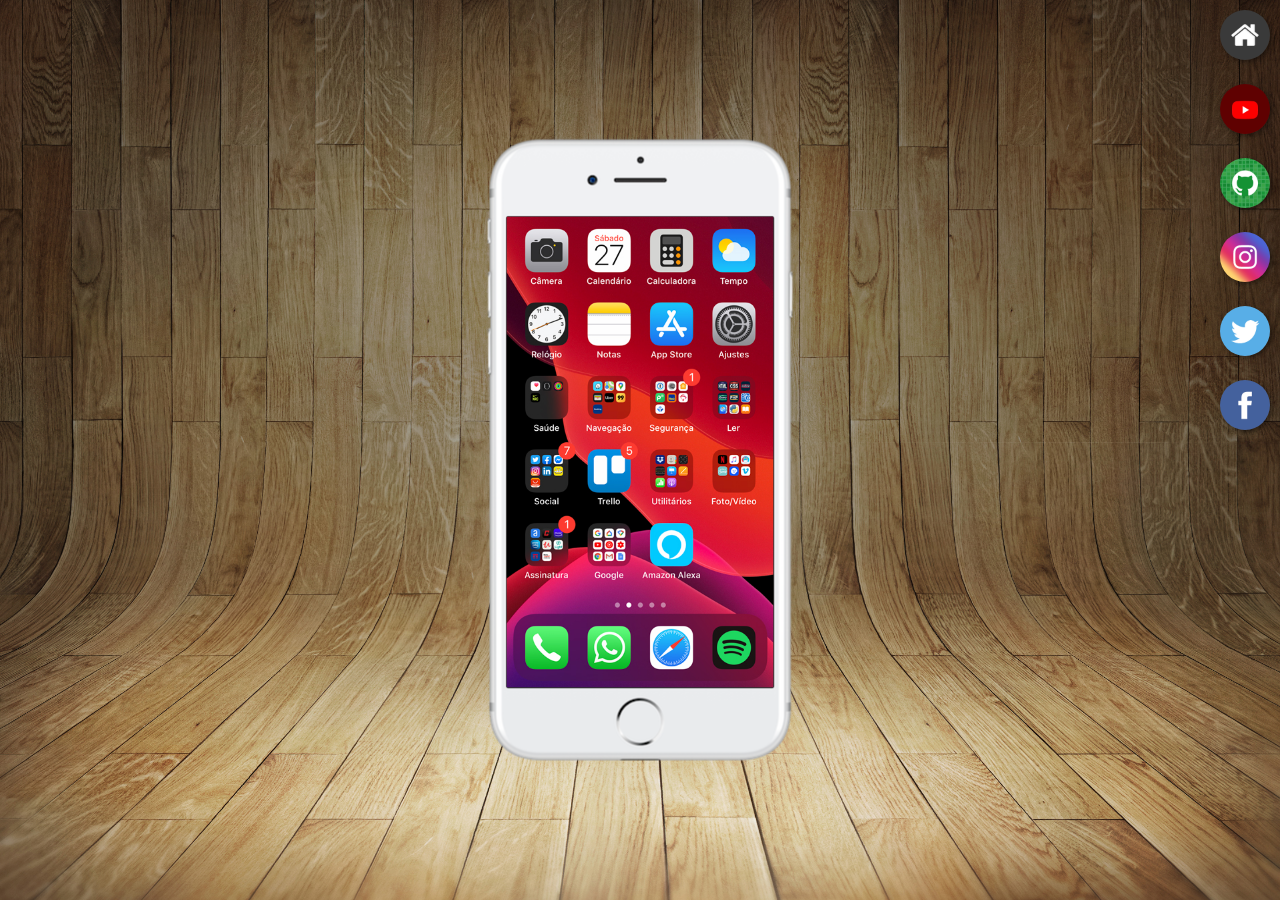
<file: index.html>
<!DOCTYPE html>
<html lang="pt-br">
<head>
    <meta charset="UTF-8">
    <meta http-equiv="X-UA-Compatible" content="IE=edge">
    <meta name="viewport" content="width=device-width, initial-scale=1.0">
    <link rel="shortcut icon" href="favicon.ico" type="image/x-icon">
    <link rel="stylesheet" href="estilos/style.css">
    <title>Projeto Redes Sociais</title>
</head>
<body>
    <main>
        <section id="telefone">
            <iframe src="home.html" name="tela" id="tela" frameborder="0"></iframe>

        </section>
        
        <section id="redes-sociais">
            <a href="home.html" target="tela"><img src="imagens/logo-home.jpg" alt="Home"></a> <br>
            <a href="youtube.html" target="tela"><img src="imagens/logo-youtube.jpg" alt="YouTube"></a> <br>
            <a href="github.html" target="tela"><img src="imagens/logo-github.jpg" alt="GitHub"></a> <br>
            <a href="instagram.html" target="tela"><img src="imagens/logo-instagram.jpg" alt="Instagram"></a> <br>
            <a href="twitter.html" target="tela"><img src="imagens/logo-twitter.jpg" alt="Twitter"></a> <br>
            <a href="facebook.html" target="tela"><img src="imagens/logo-facebook.jpg" alt="Facebook"></a> <br>
           
            
        </section>
    </main>
</body>
</html>
</file>
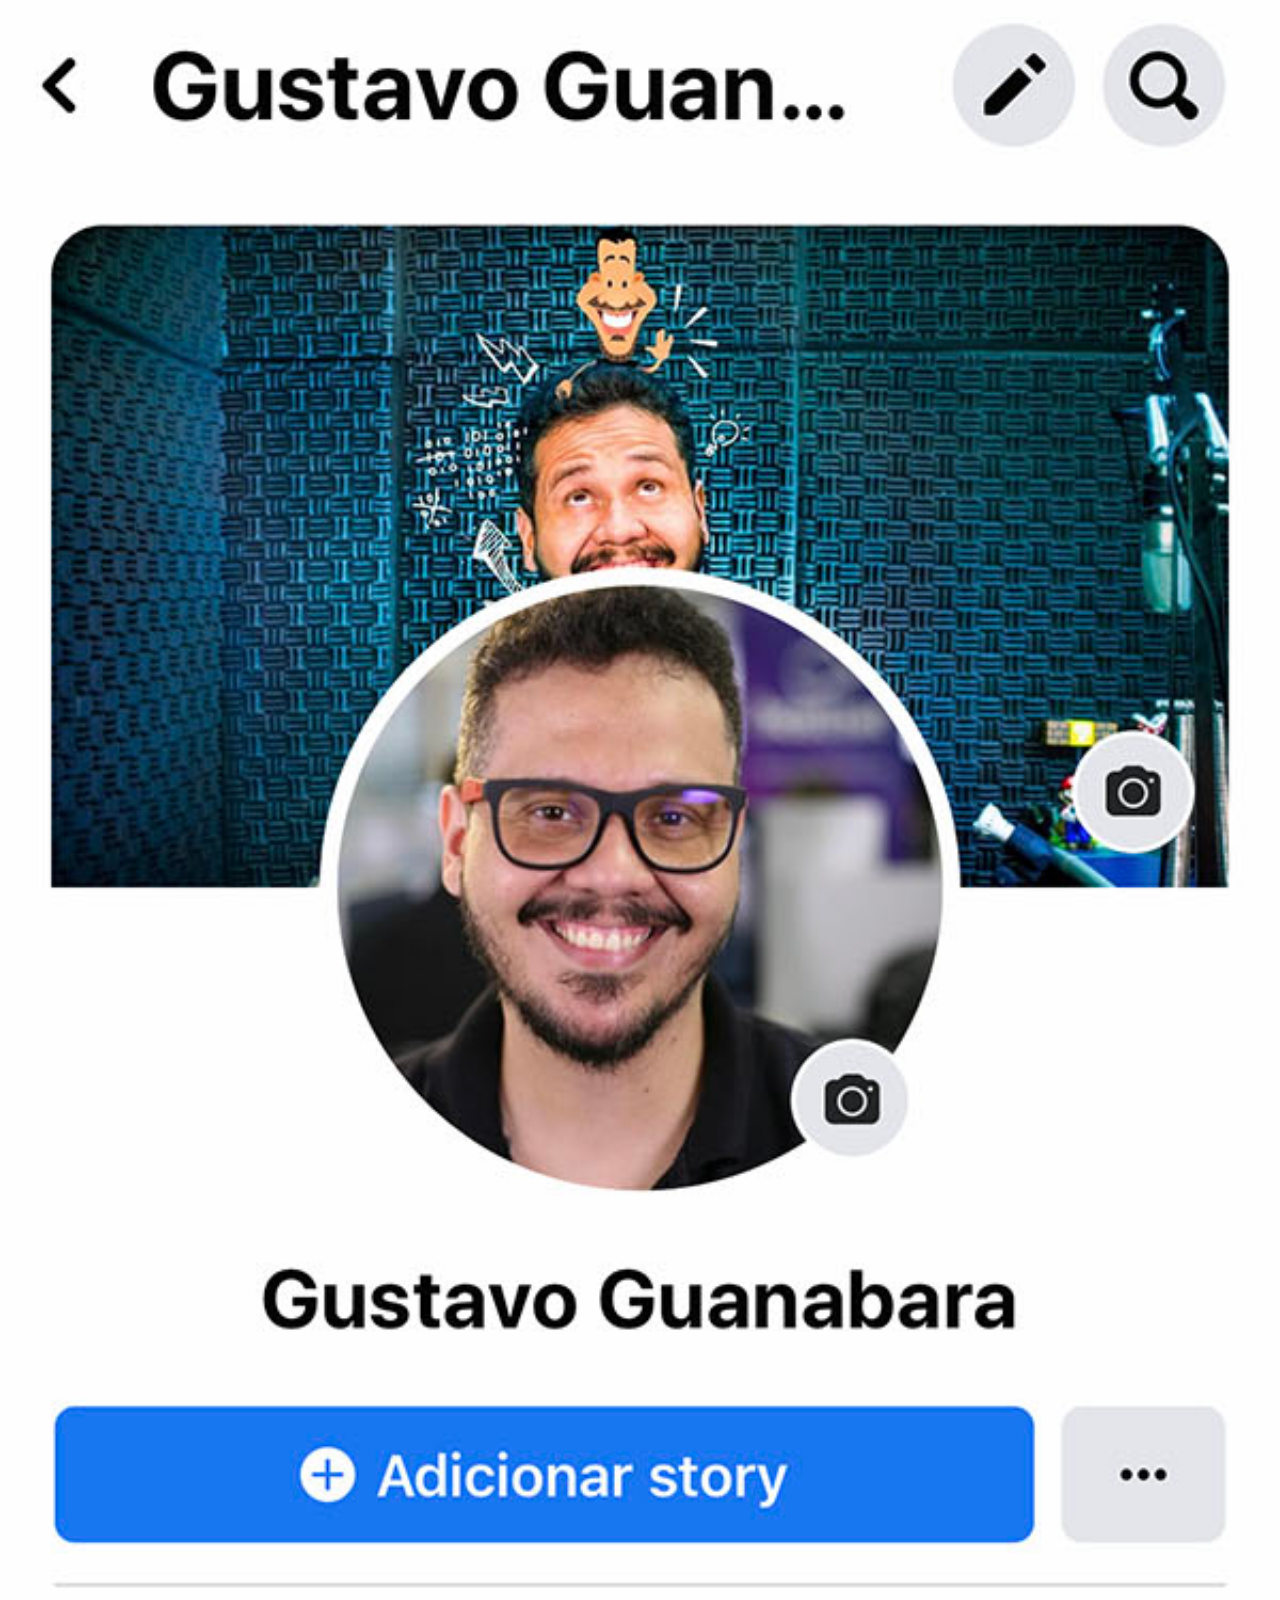
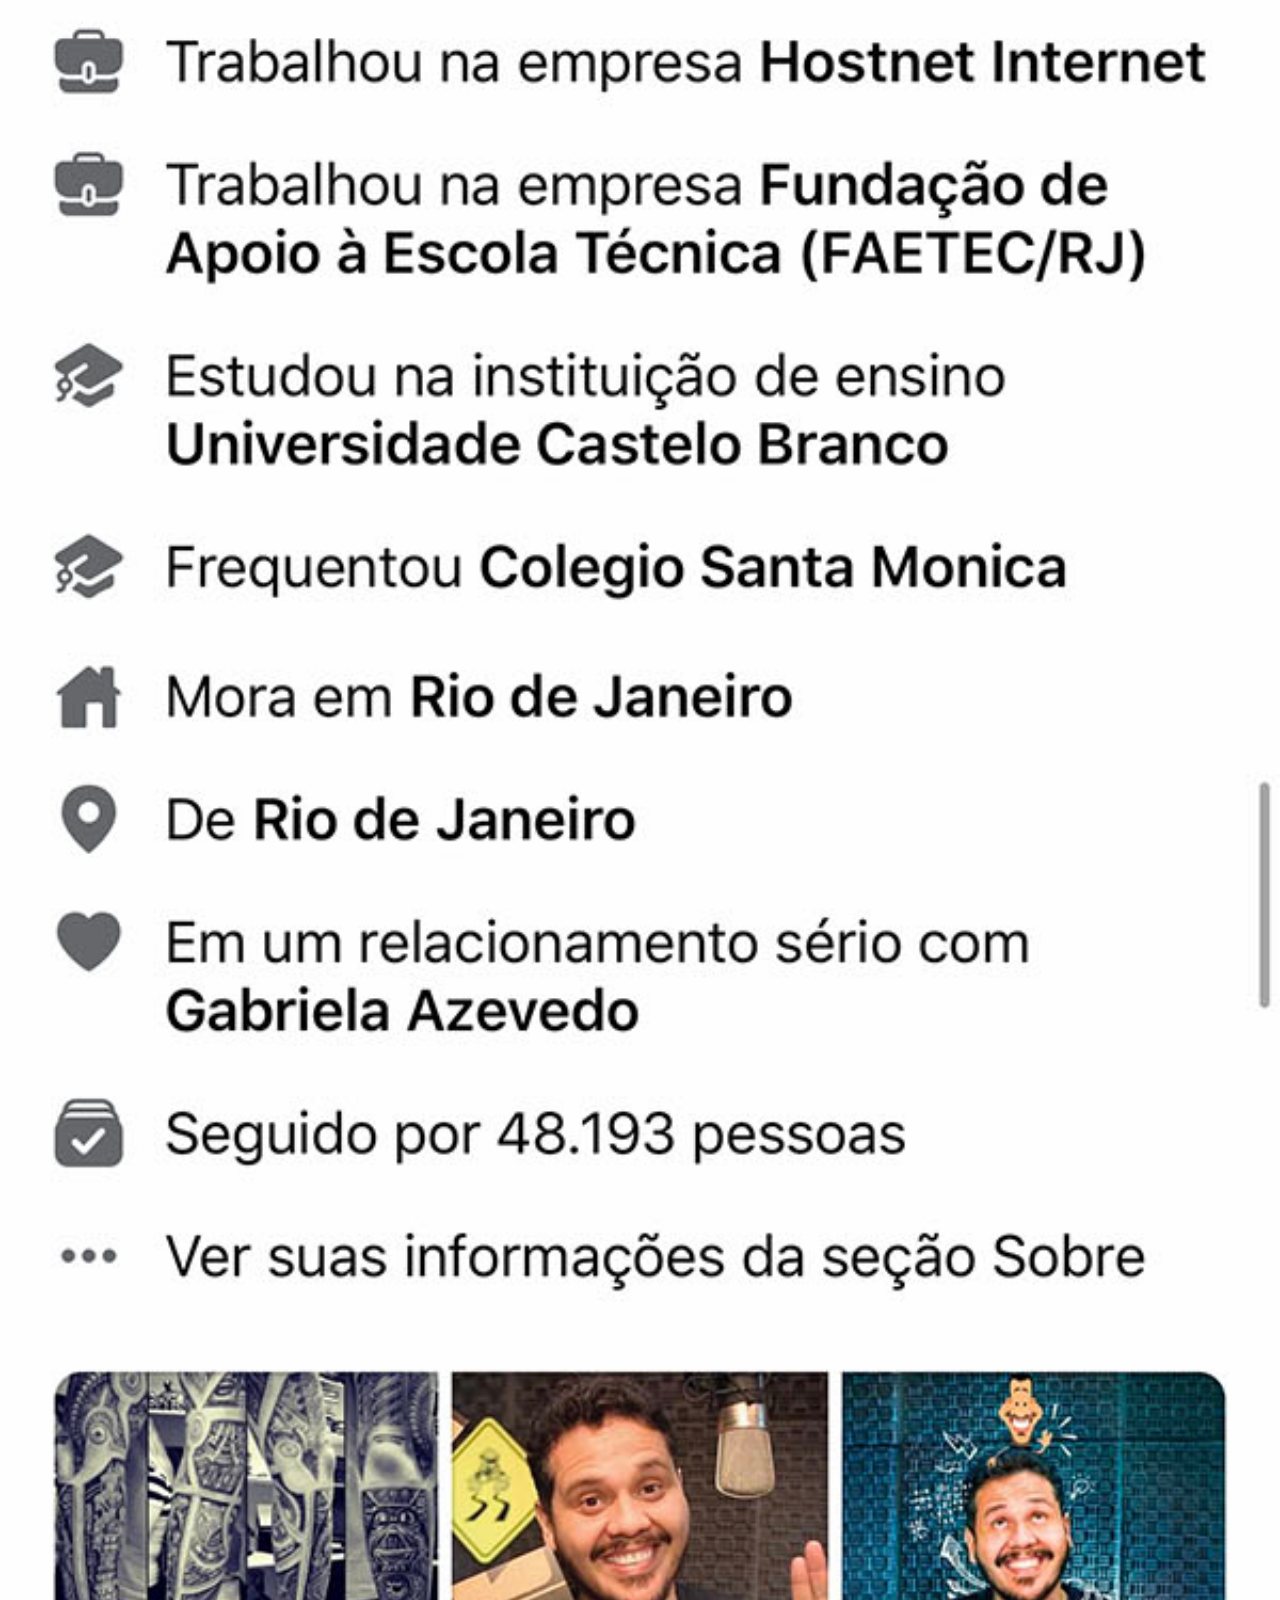
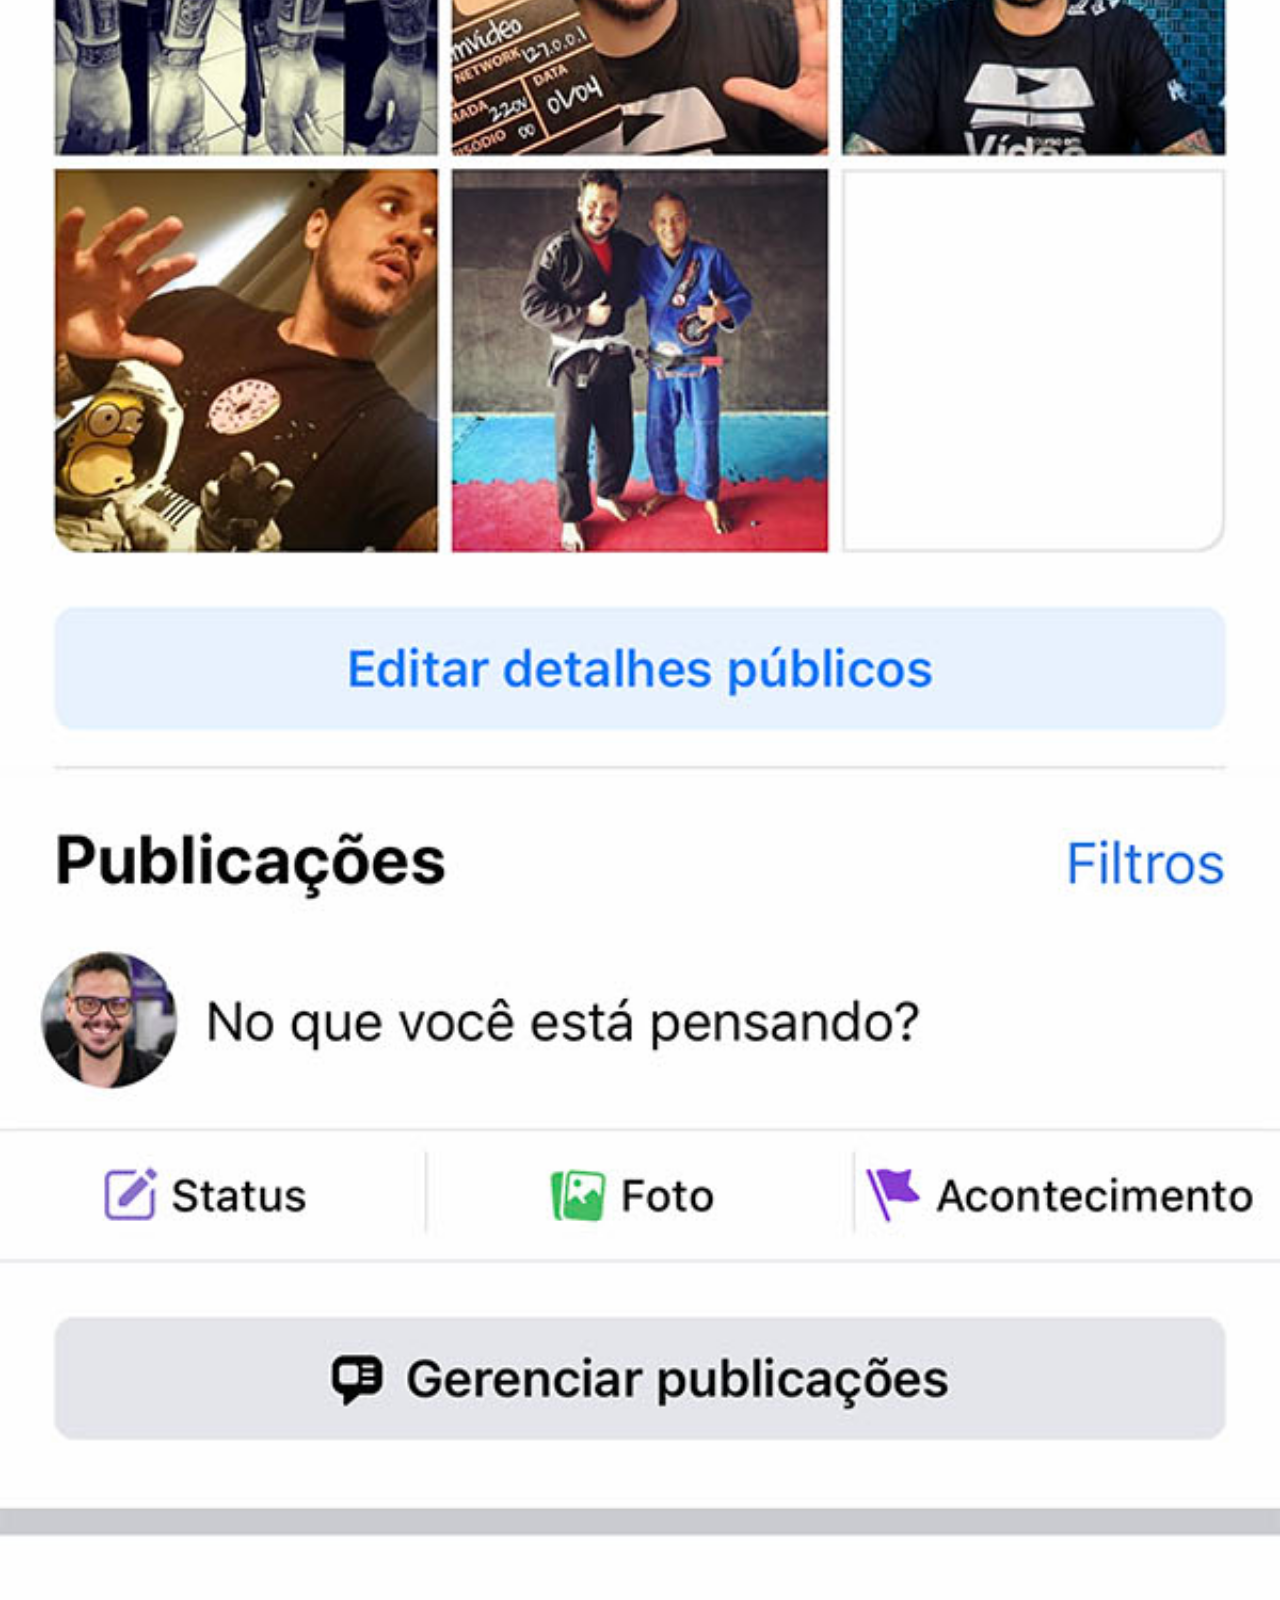
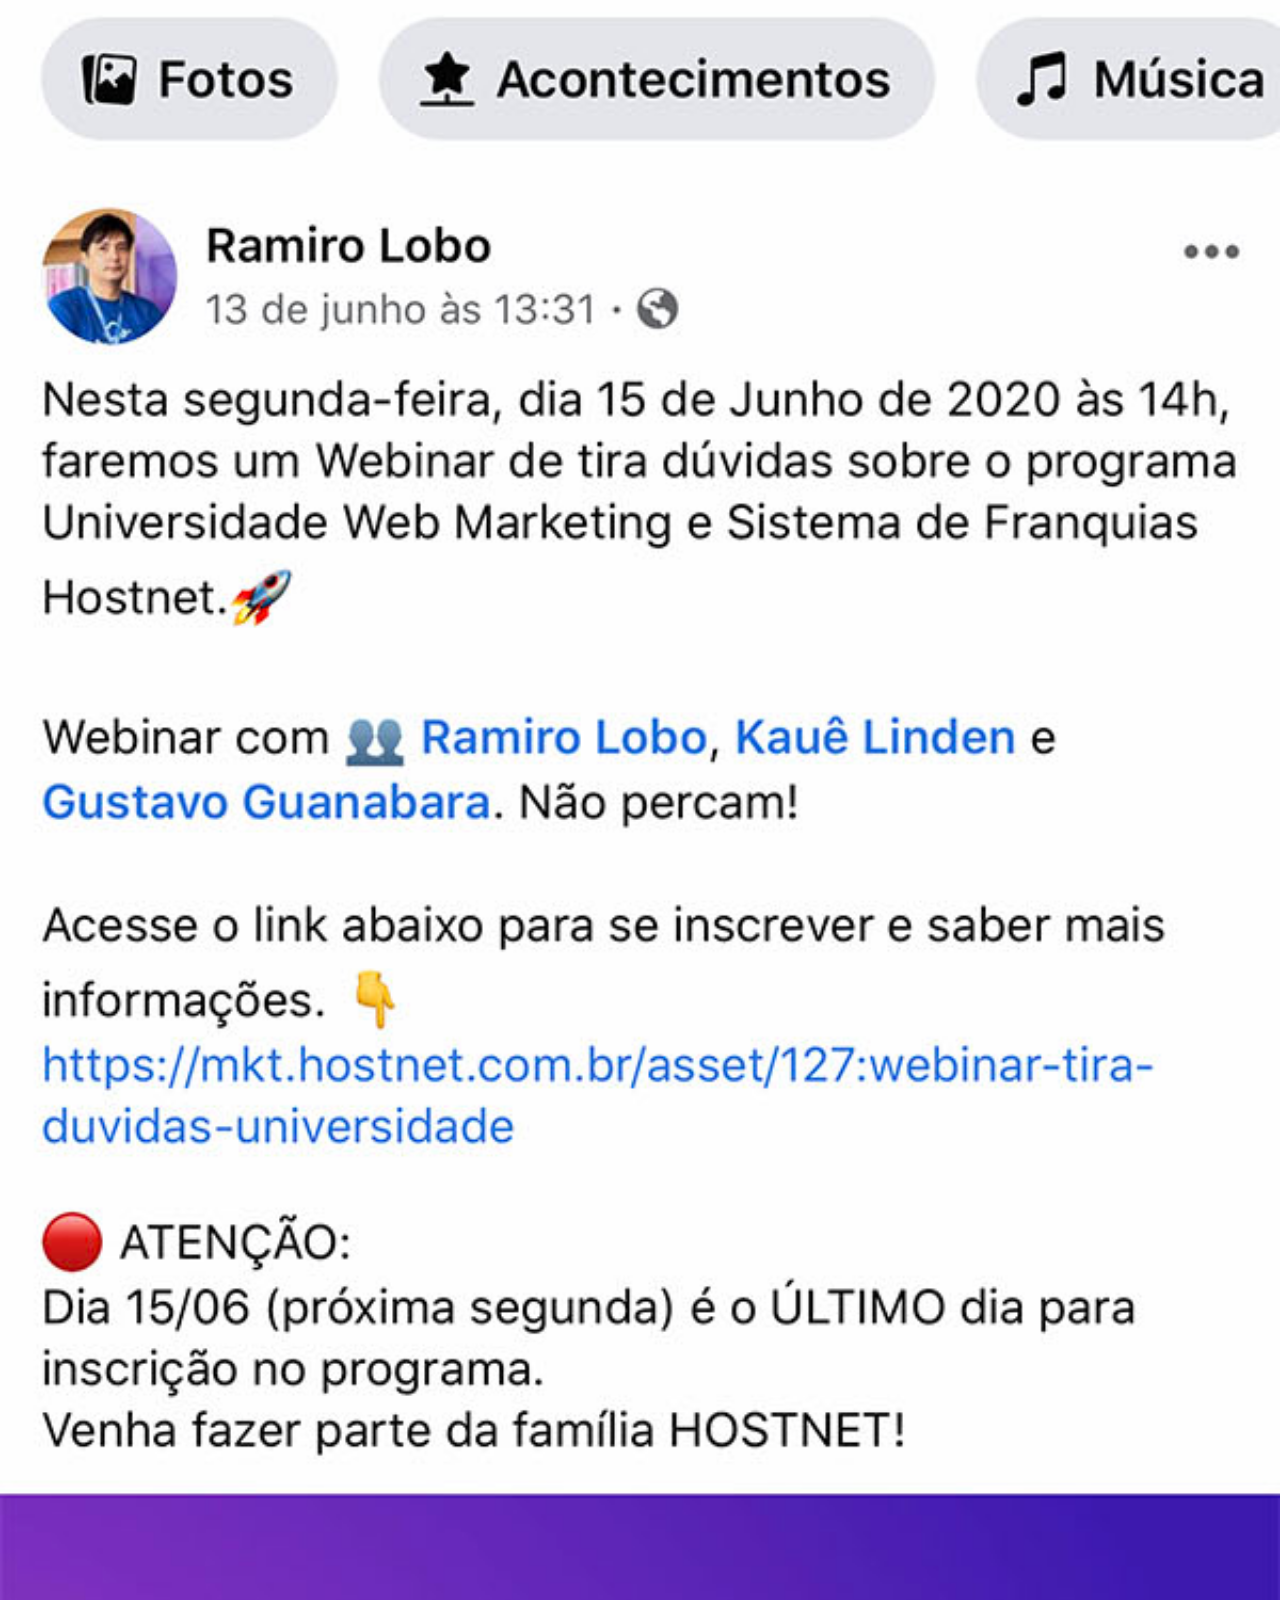
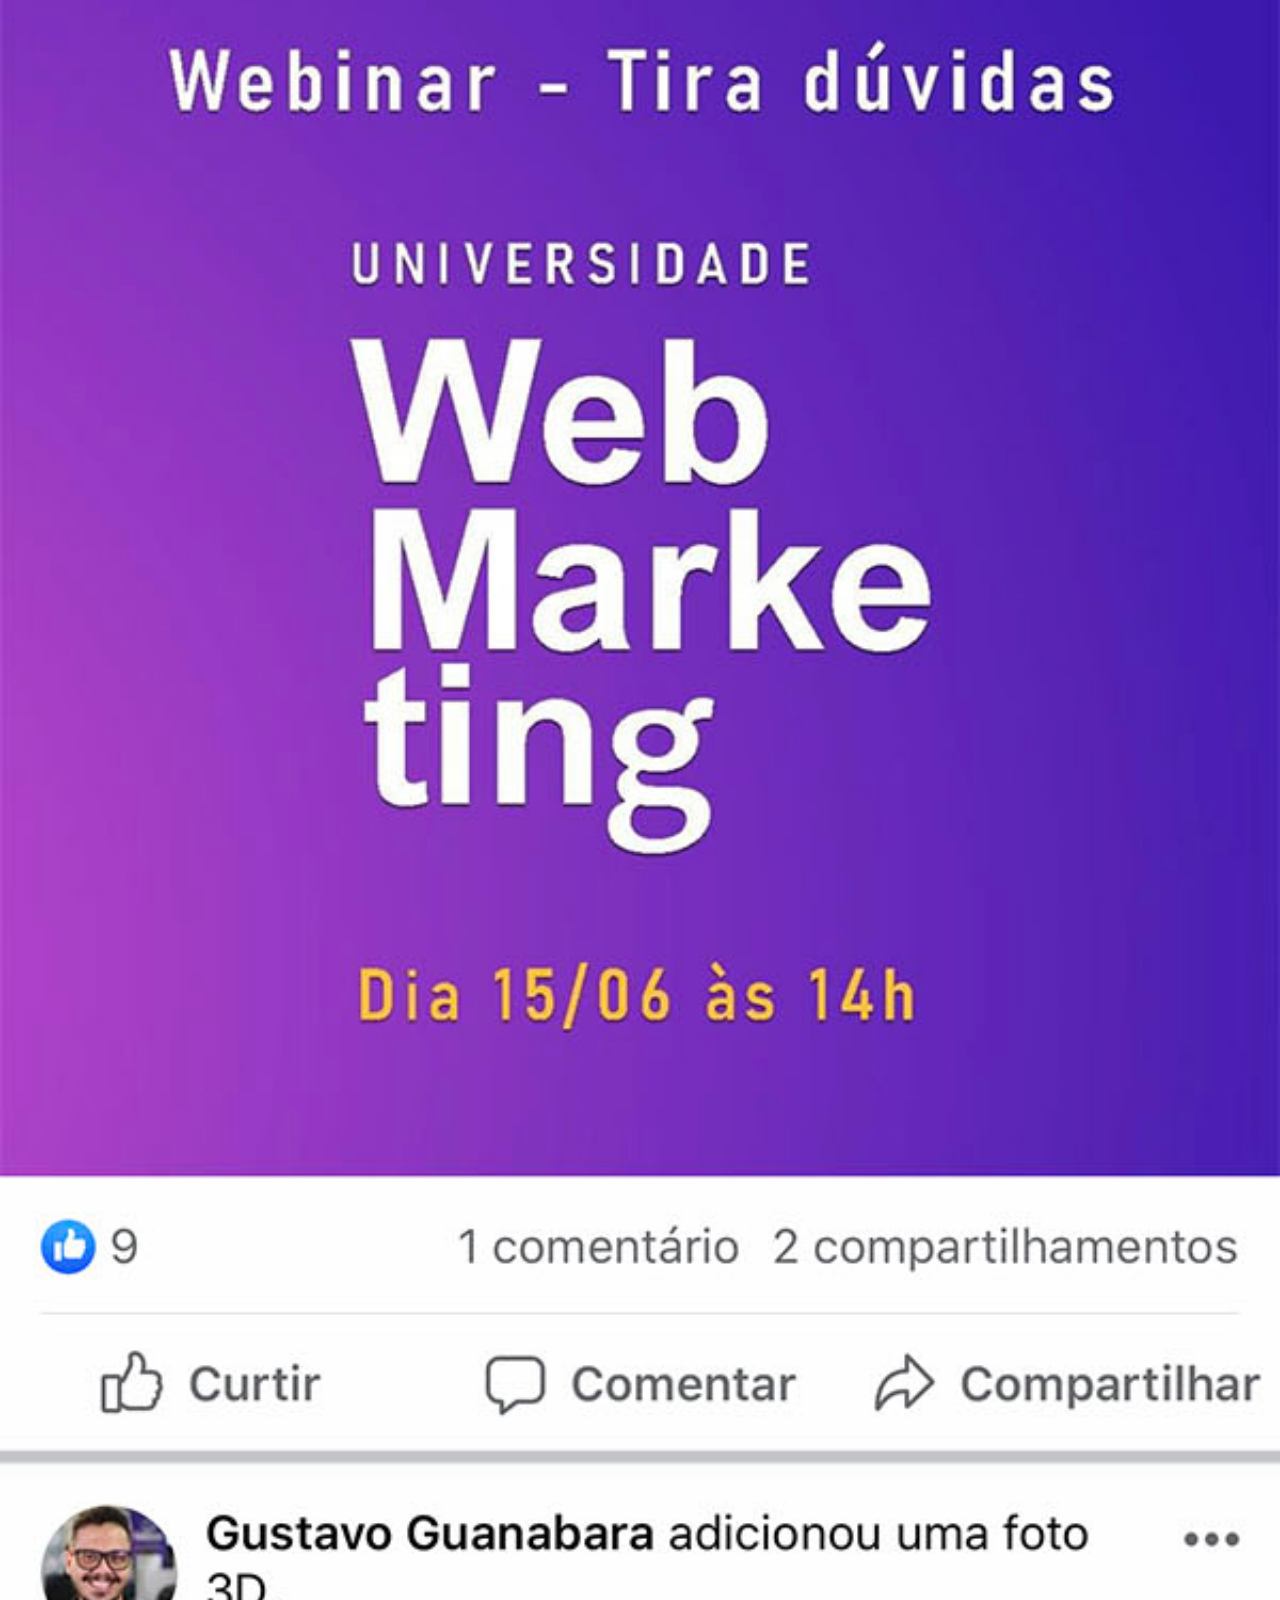
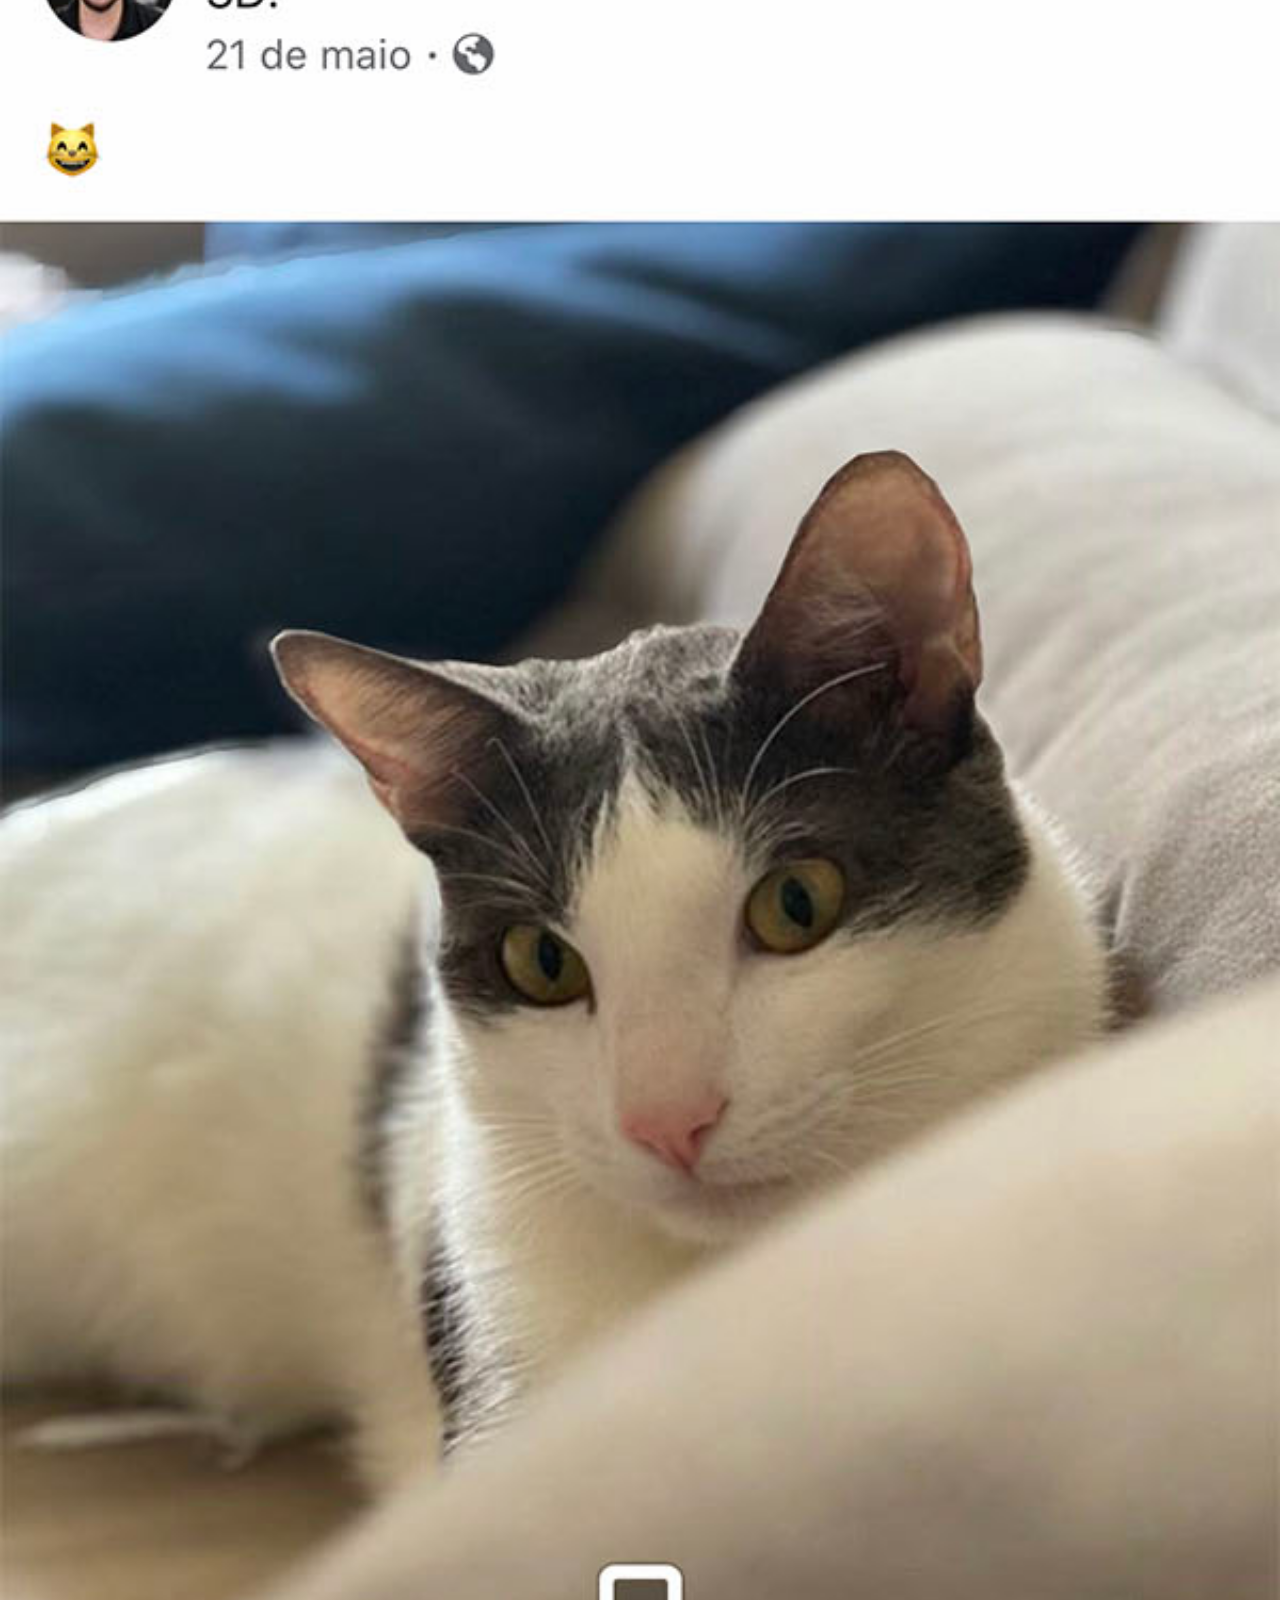
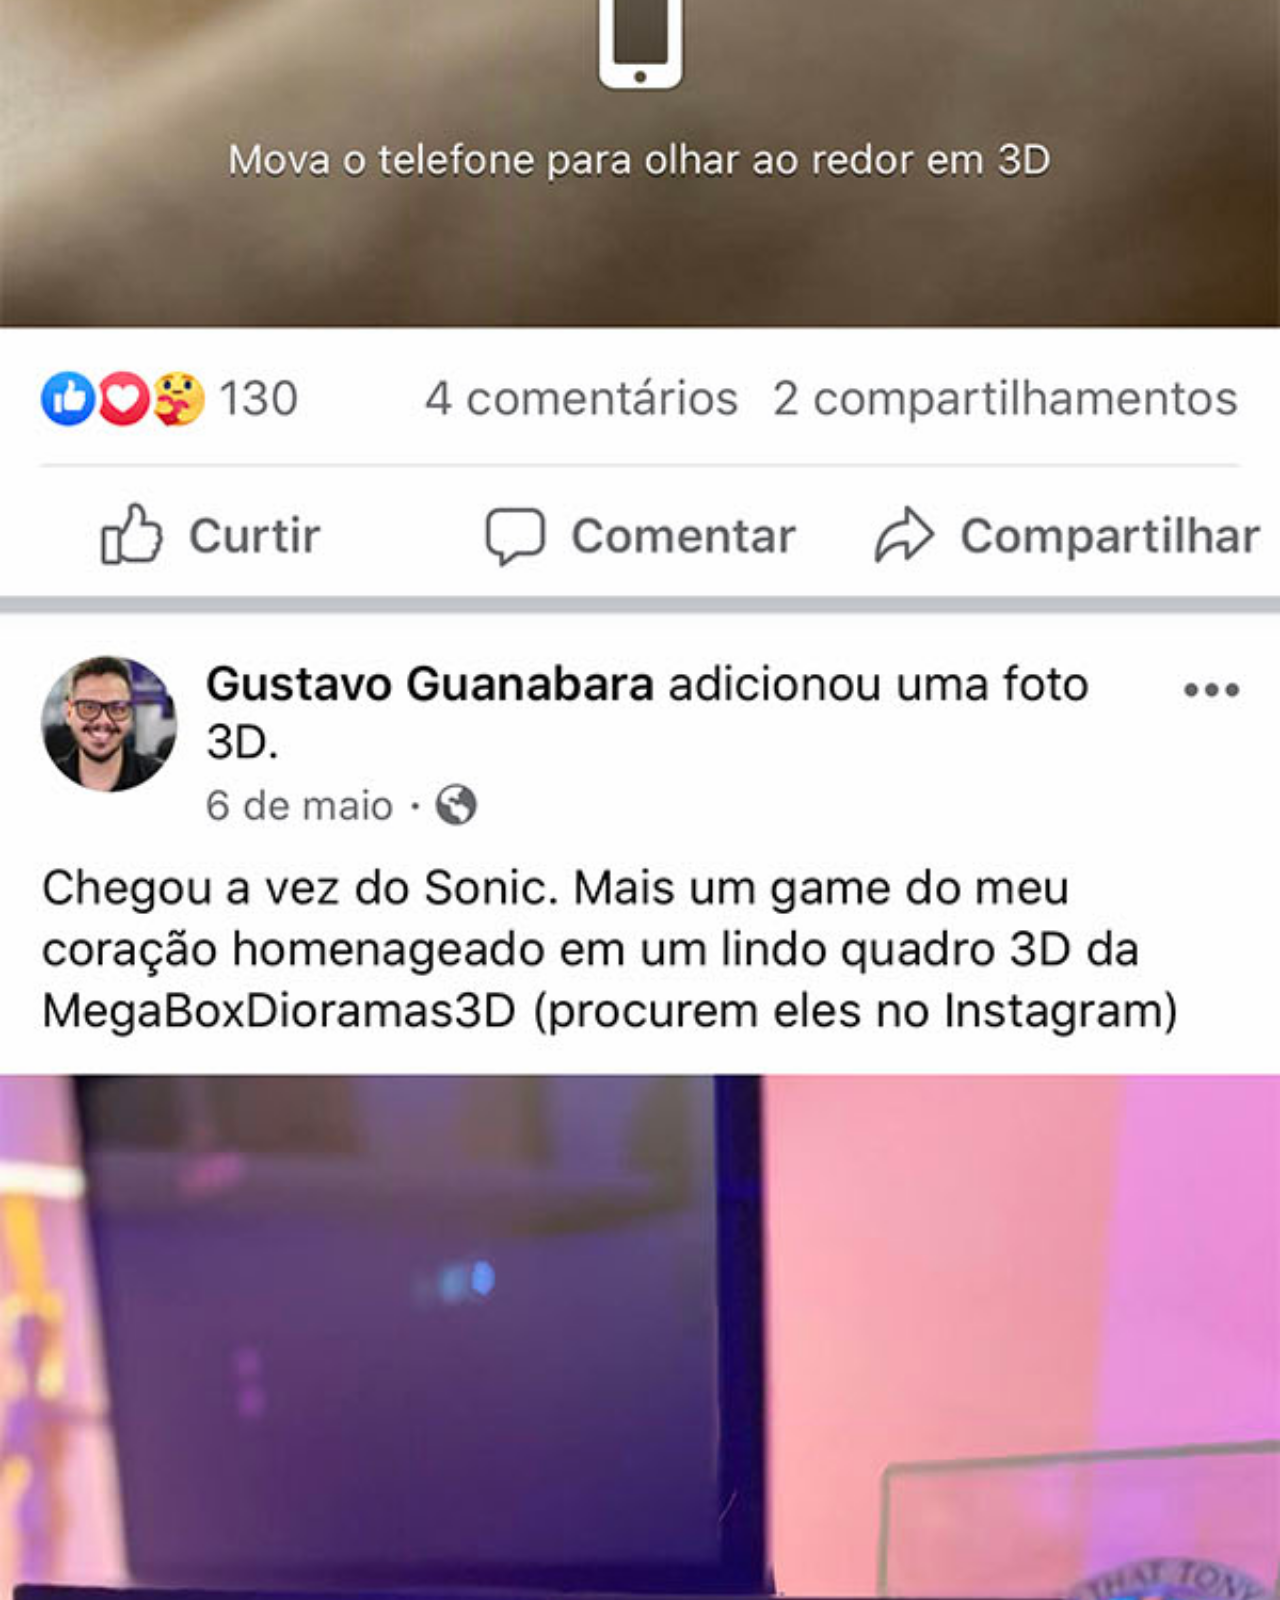
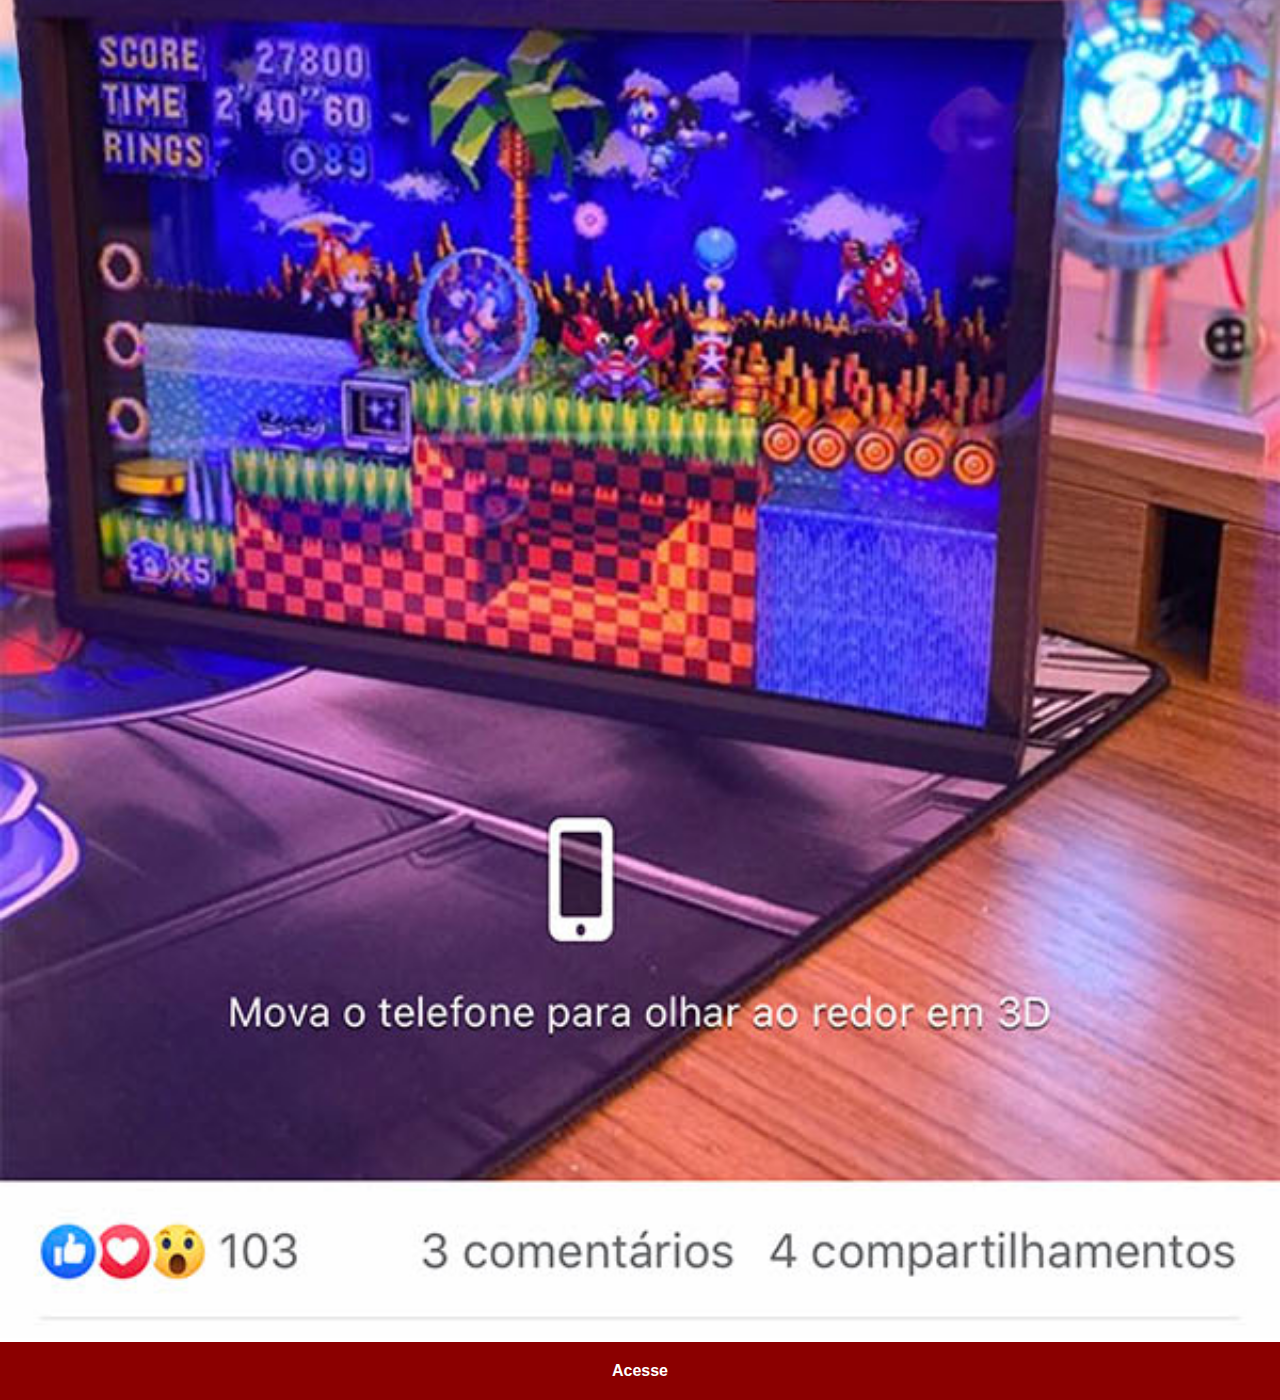
<file: facebook.html>
<!DOCTYPE html>
<html lang="pt-br">
<head>
    <meta charset="UTF-8">
    <meta http-equiv="X-UA-Compatible" content="IE=edge">
    <meta name="viewport" content="width=device-width, initial-scale=1.0">
    <title>Facebook</title>
    <link rel="stylesheet" href="estilos/social.css">
</head>
<body>
    <img src="imagens/tela-facebook.jpg" alt="logo-facebook"><a href="https://www.facebook.com/fabio.deoliveirabarbosa.16" target="_blank">Acesse</a>
</body>
</html>
</file>
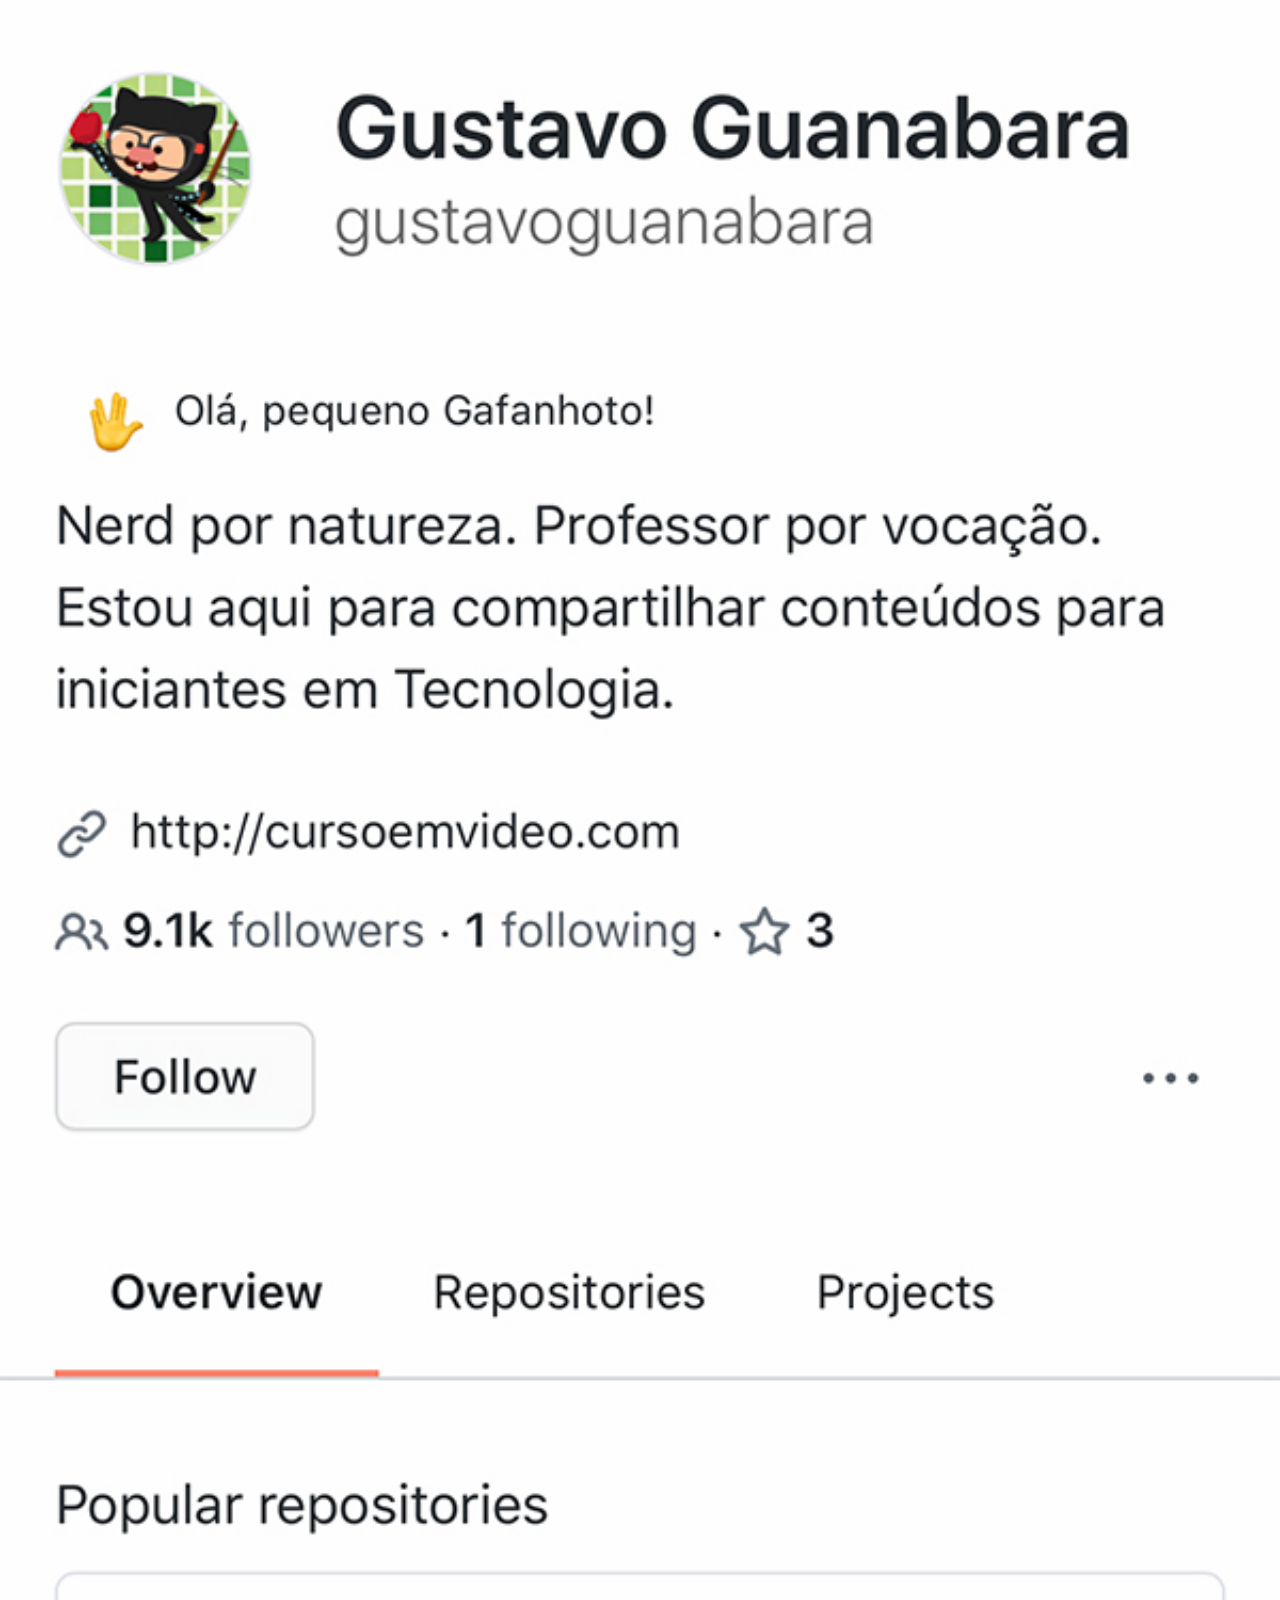
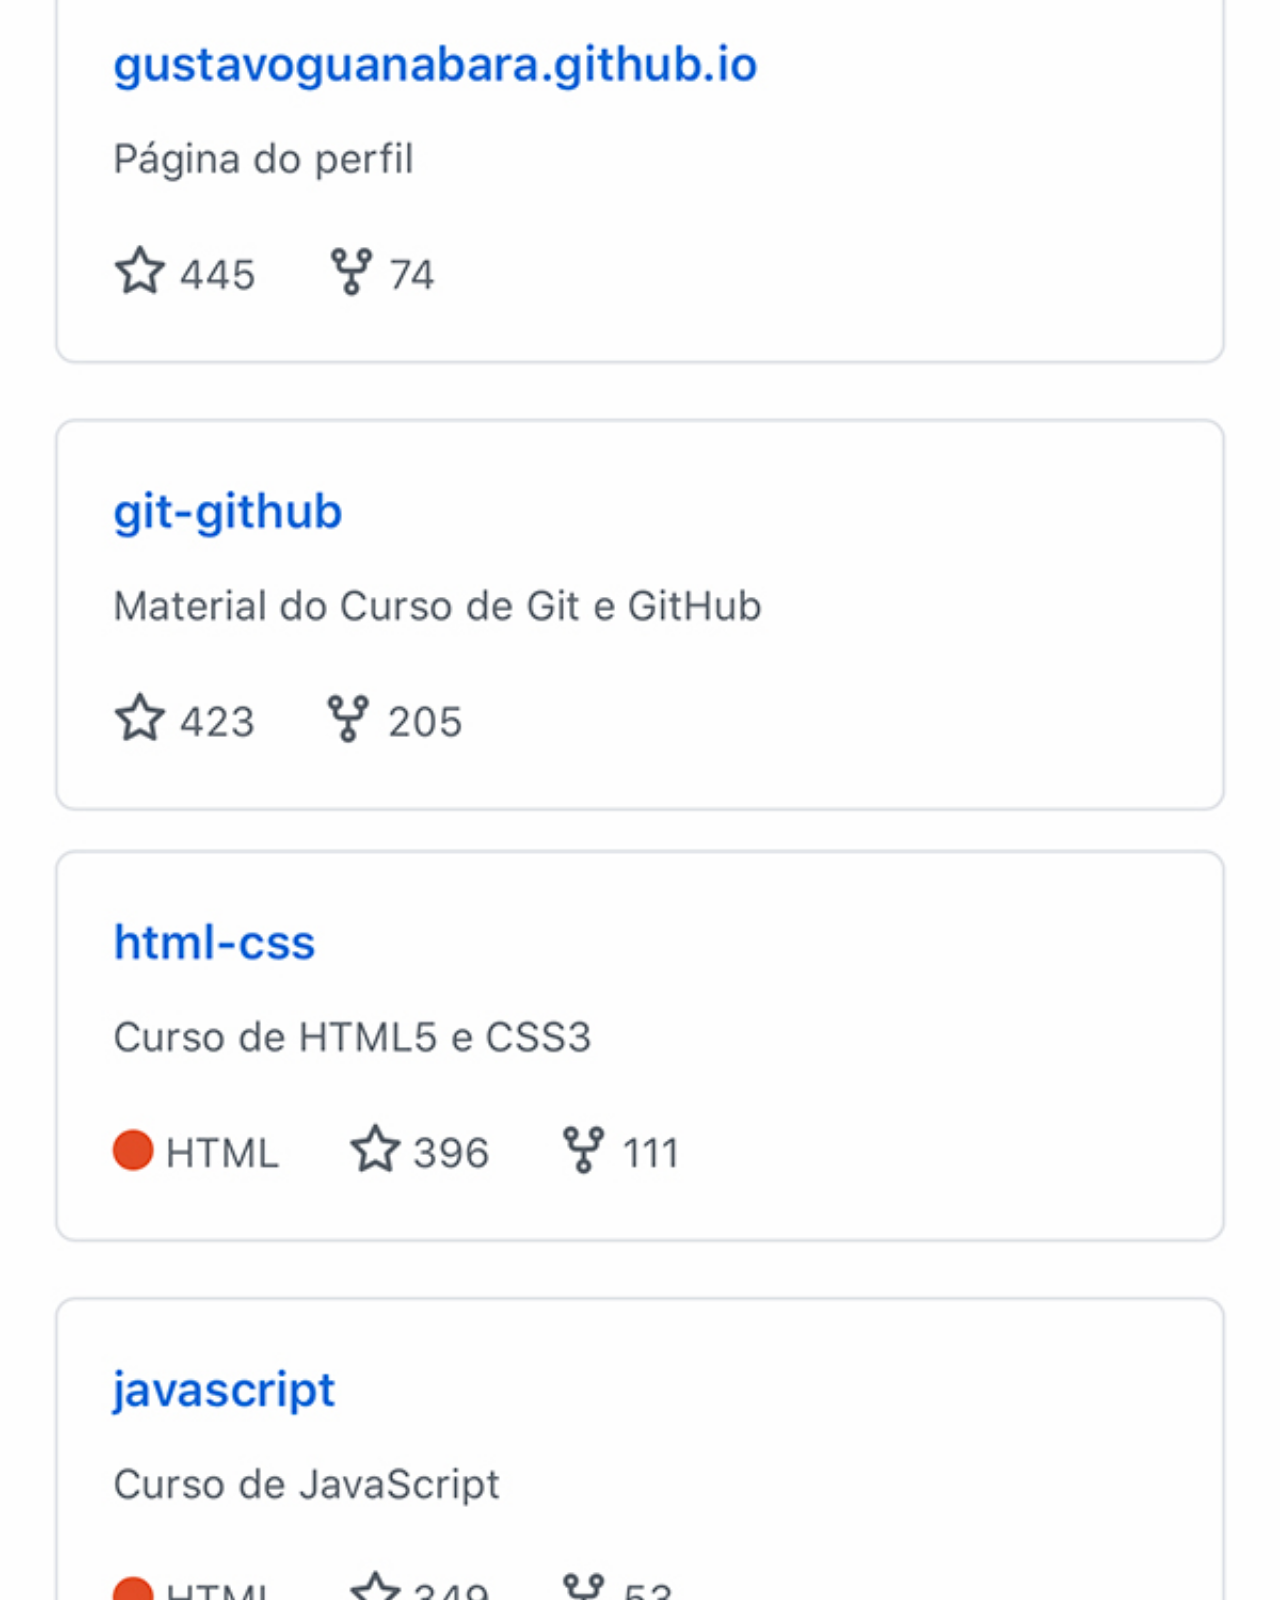
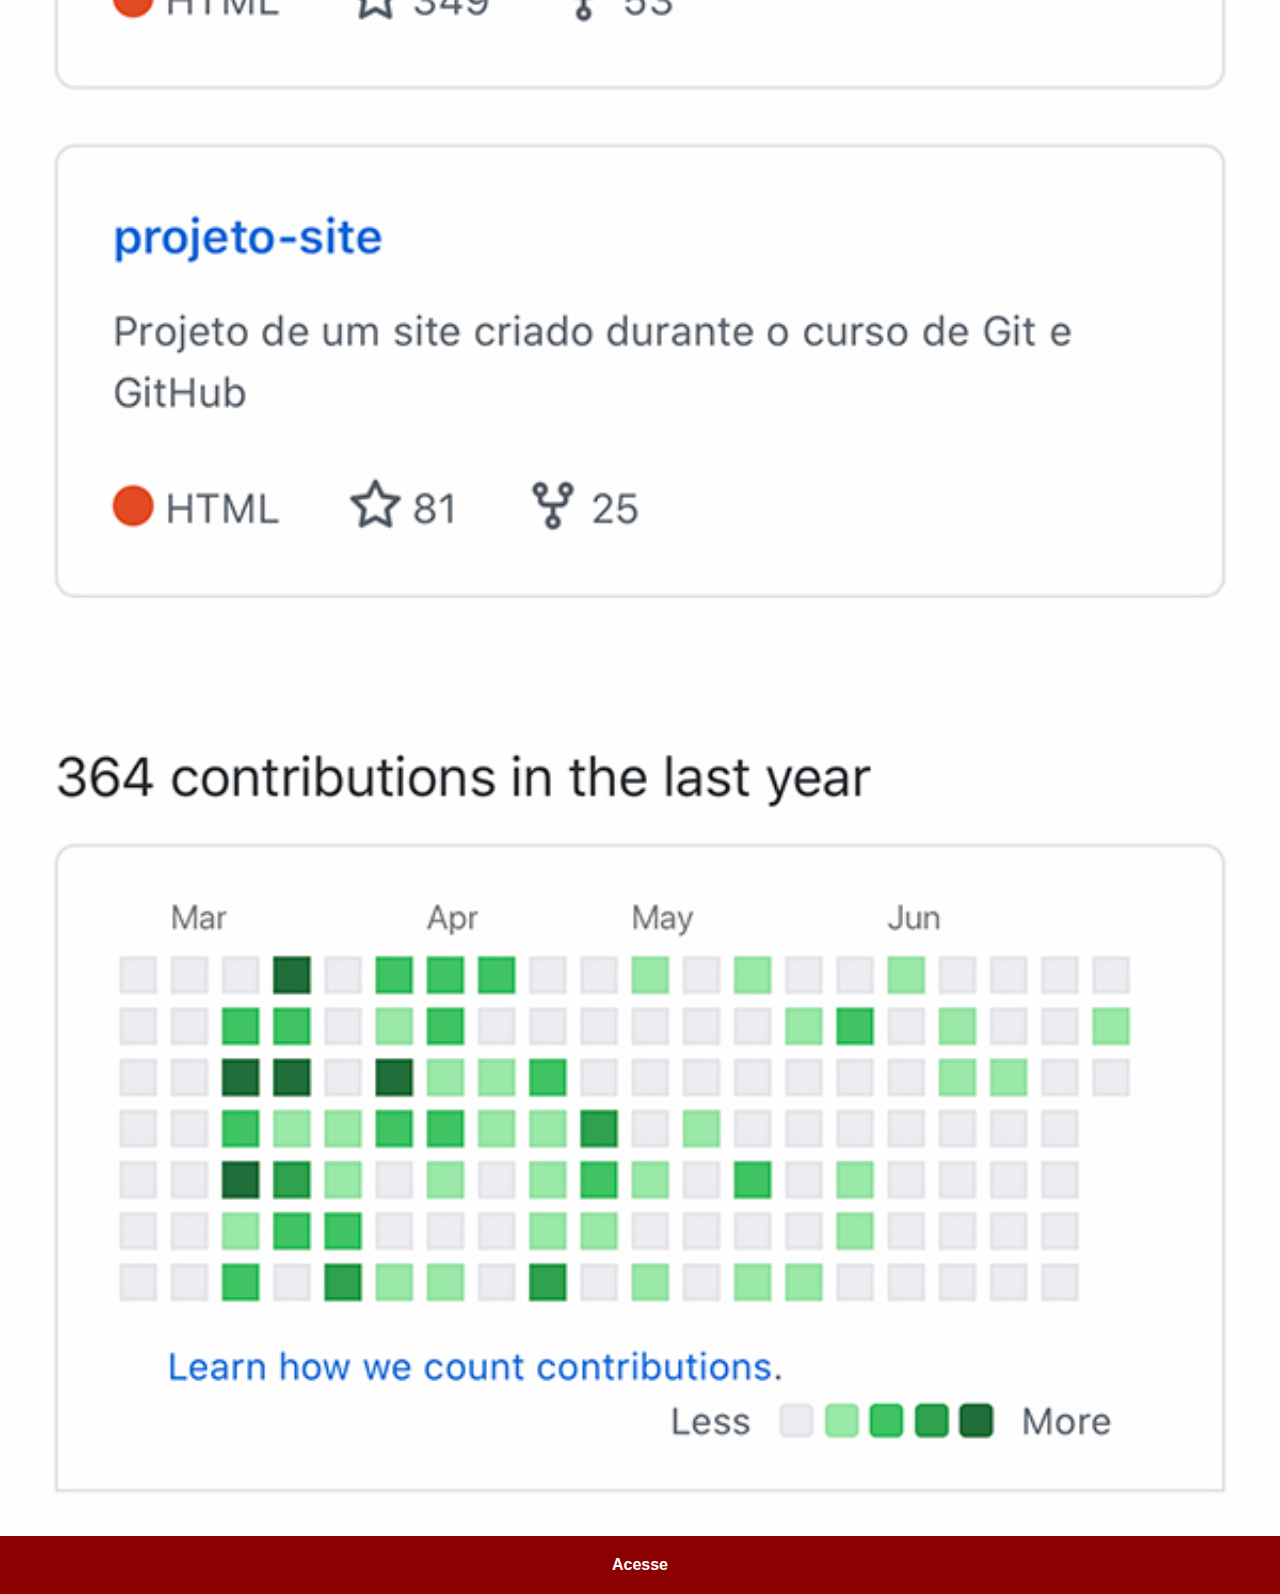
<file: github.html>
<!DOCTYPE html>
<html lang="pt-br">
<head>
    <meta charset="UTF-8">
    <meta http-equiv="X-UA-Compatible" content="IE=edge">
    <meta name="viewport" content="width=device-width, initial-scale=1.0">
    <title>GitHub</title>
    <link rel="stylesheet" href="estilos/social.css">
</head>
<body>
    <img src="imagens/tela-github.jpg" alt="GitHub"><a href="https://github.com/tx6fabio/projeto-android/settings/pages" target="_blank">Acesse</a>
</body>
</html>
</file>
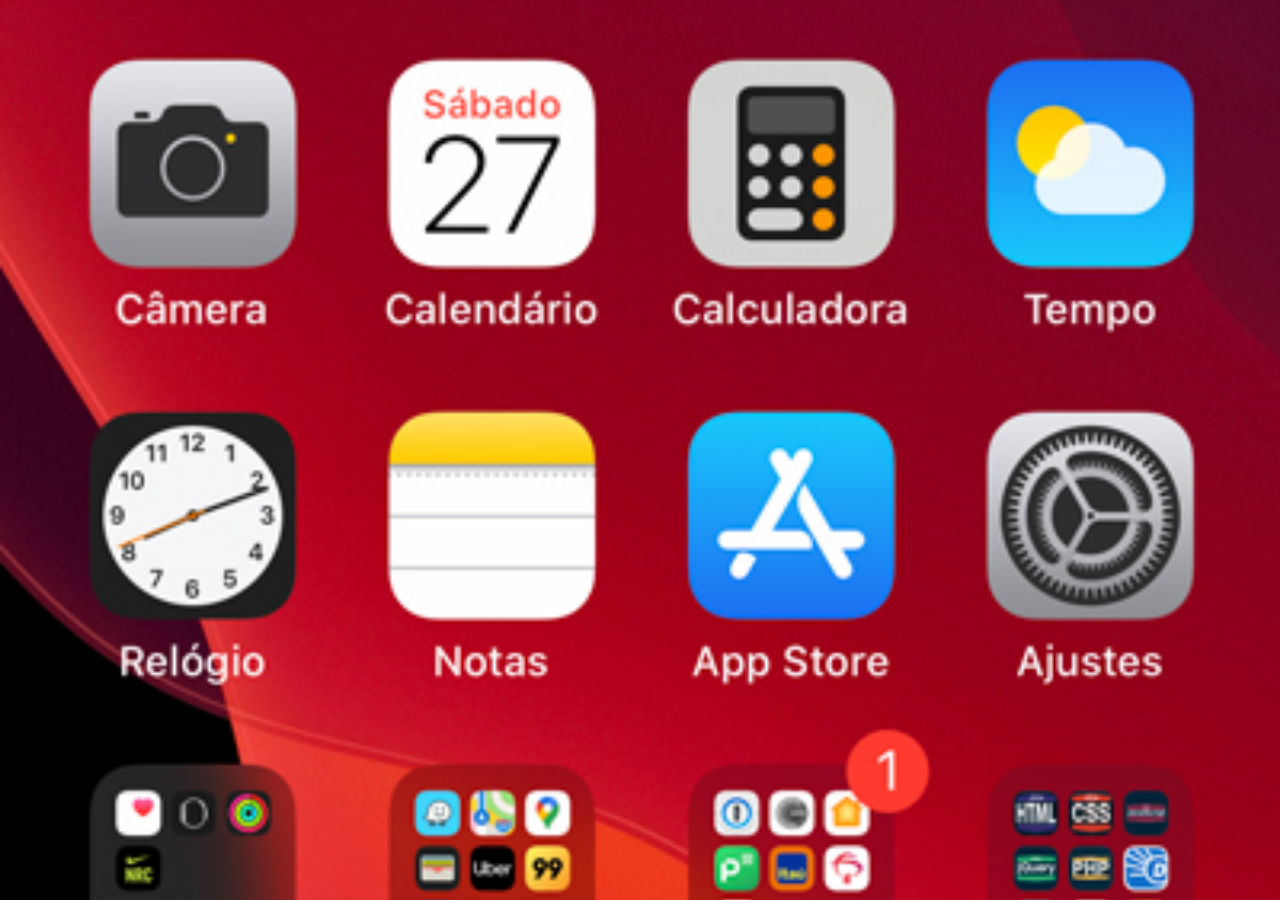
<file: home.html>
<!DOCTYPE html>
<html lang="pt-br">
<head>
    <meta charset="UTF-8">
    <meta http-equiv="X-UA-Compatible" content="IE=edge">
    <meta name="viewport" content="width=device-width, initial-scale=1.0">
    <title>Document</title>
</head>
<style>
    * {
        margin: 0px;
        padding: 0px;
    }

    body {
        width: 100vw;
        height: 100vh;
        background: black url(imagens/tela-home.jpg) no-repeat top center;
        background-size: cover;
    }
</style>
<body>

</body>
</html>
</file>
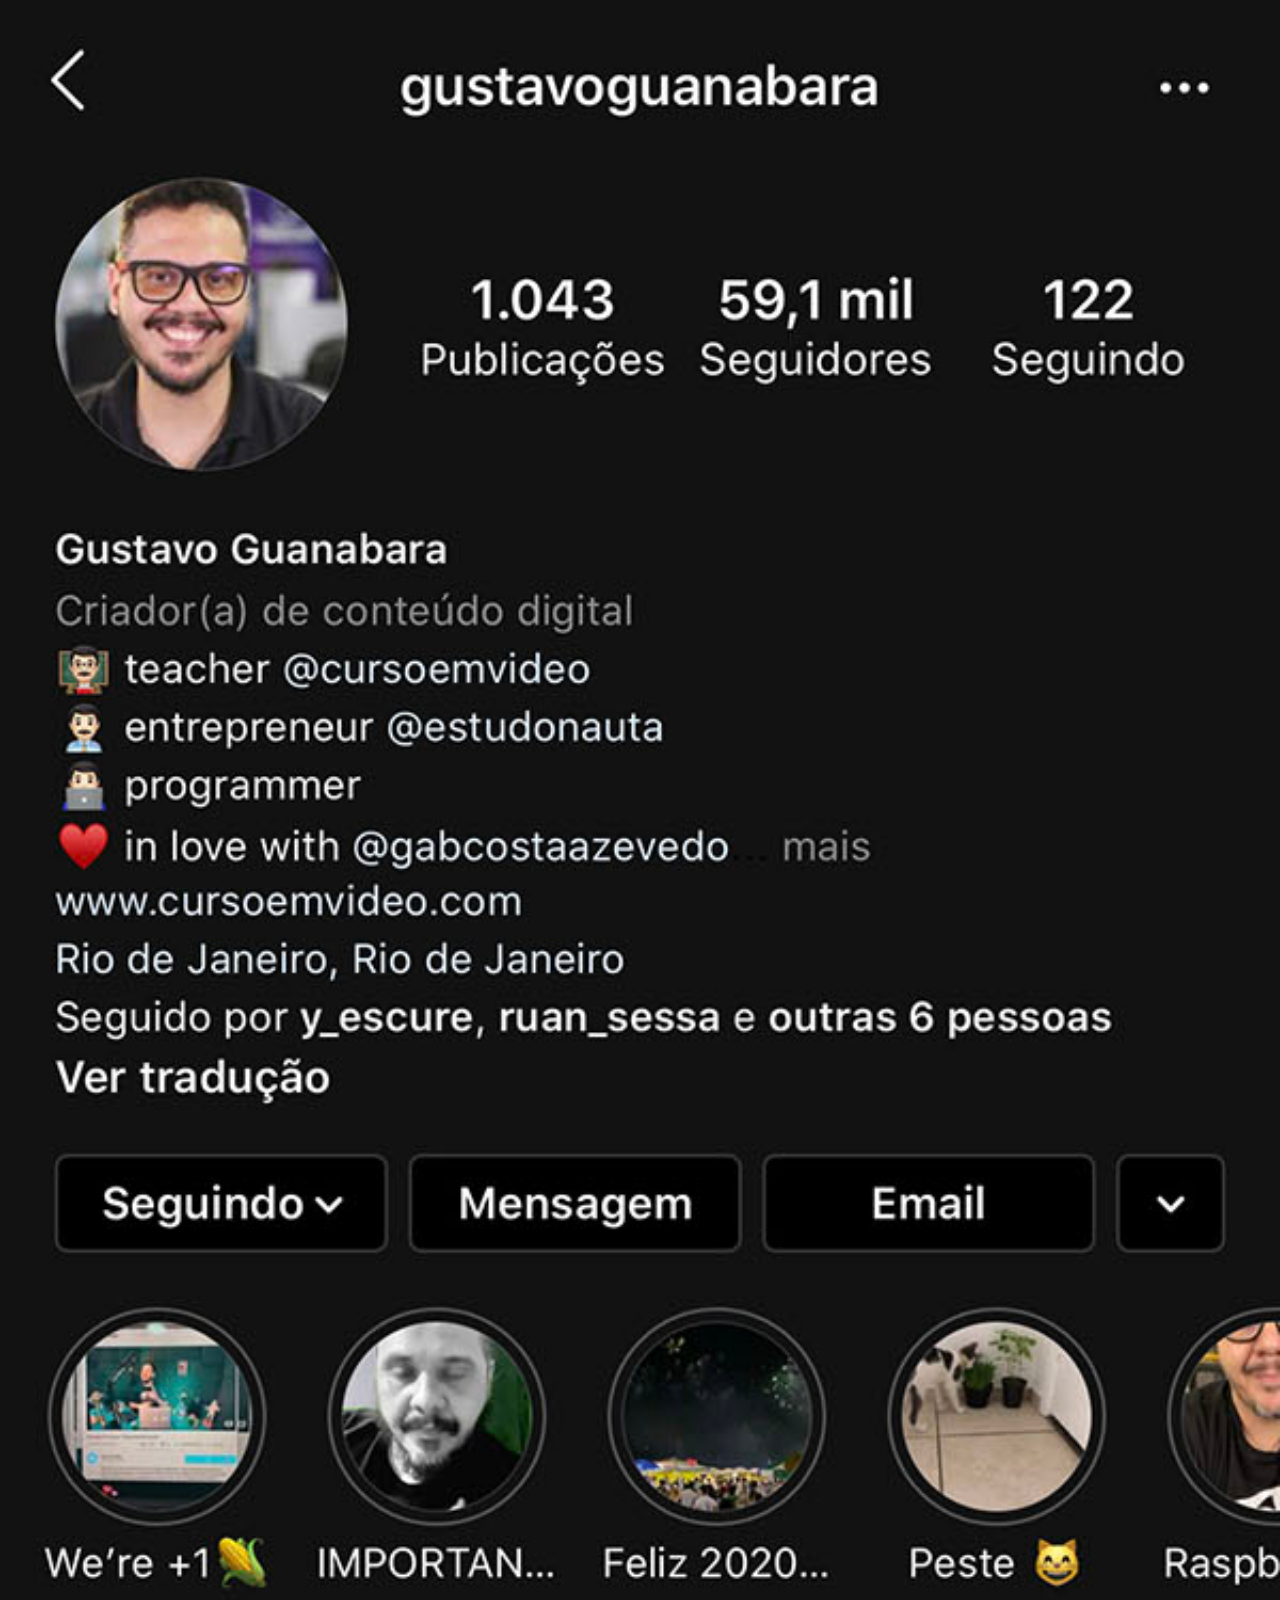
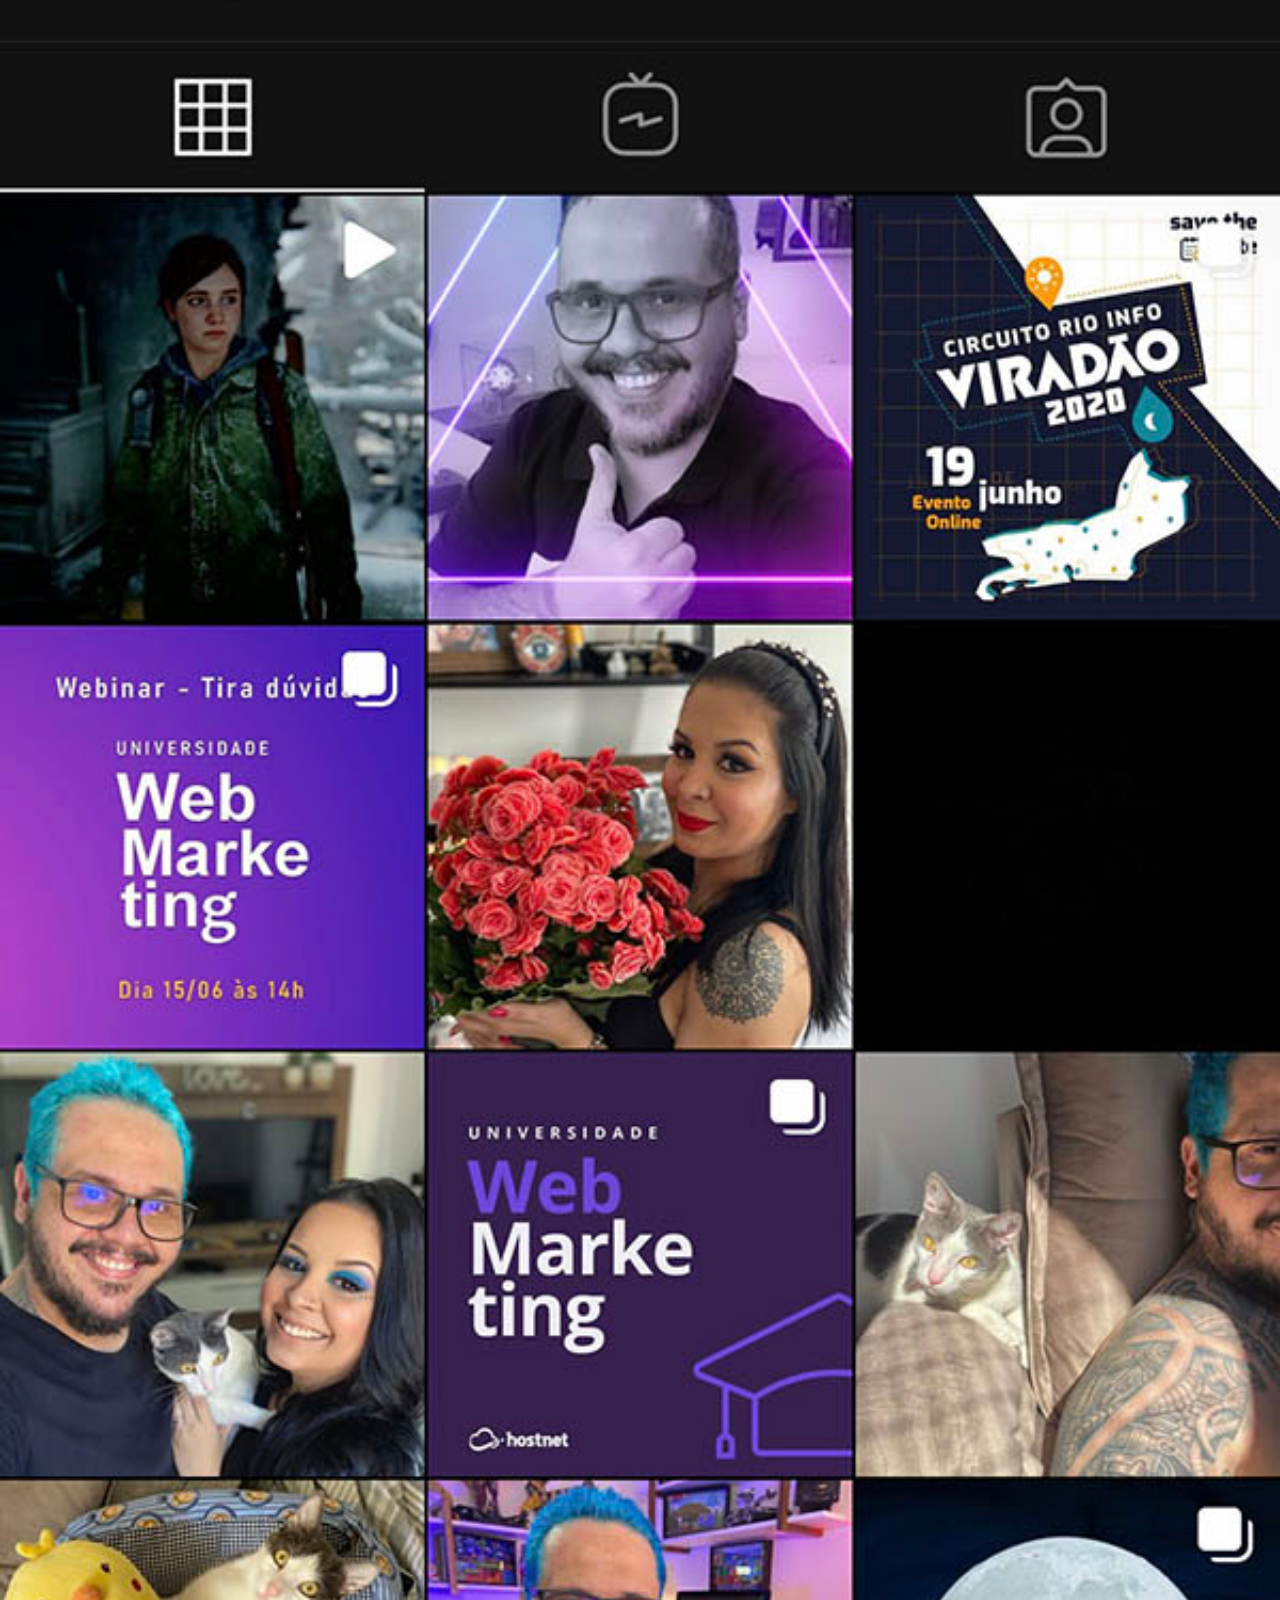
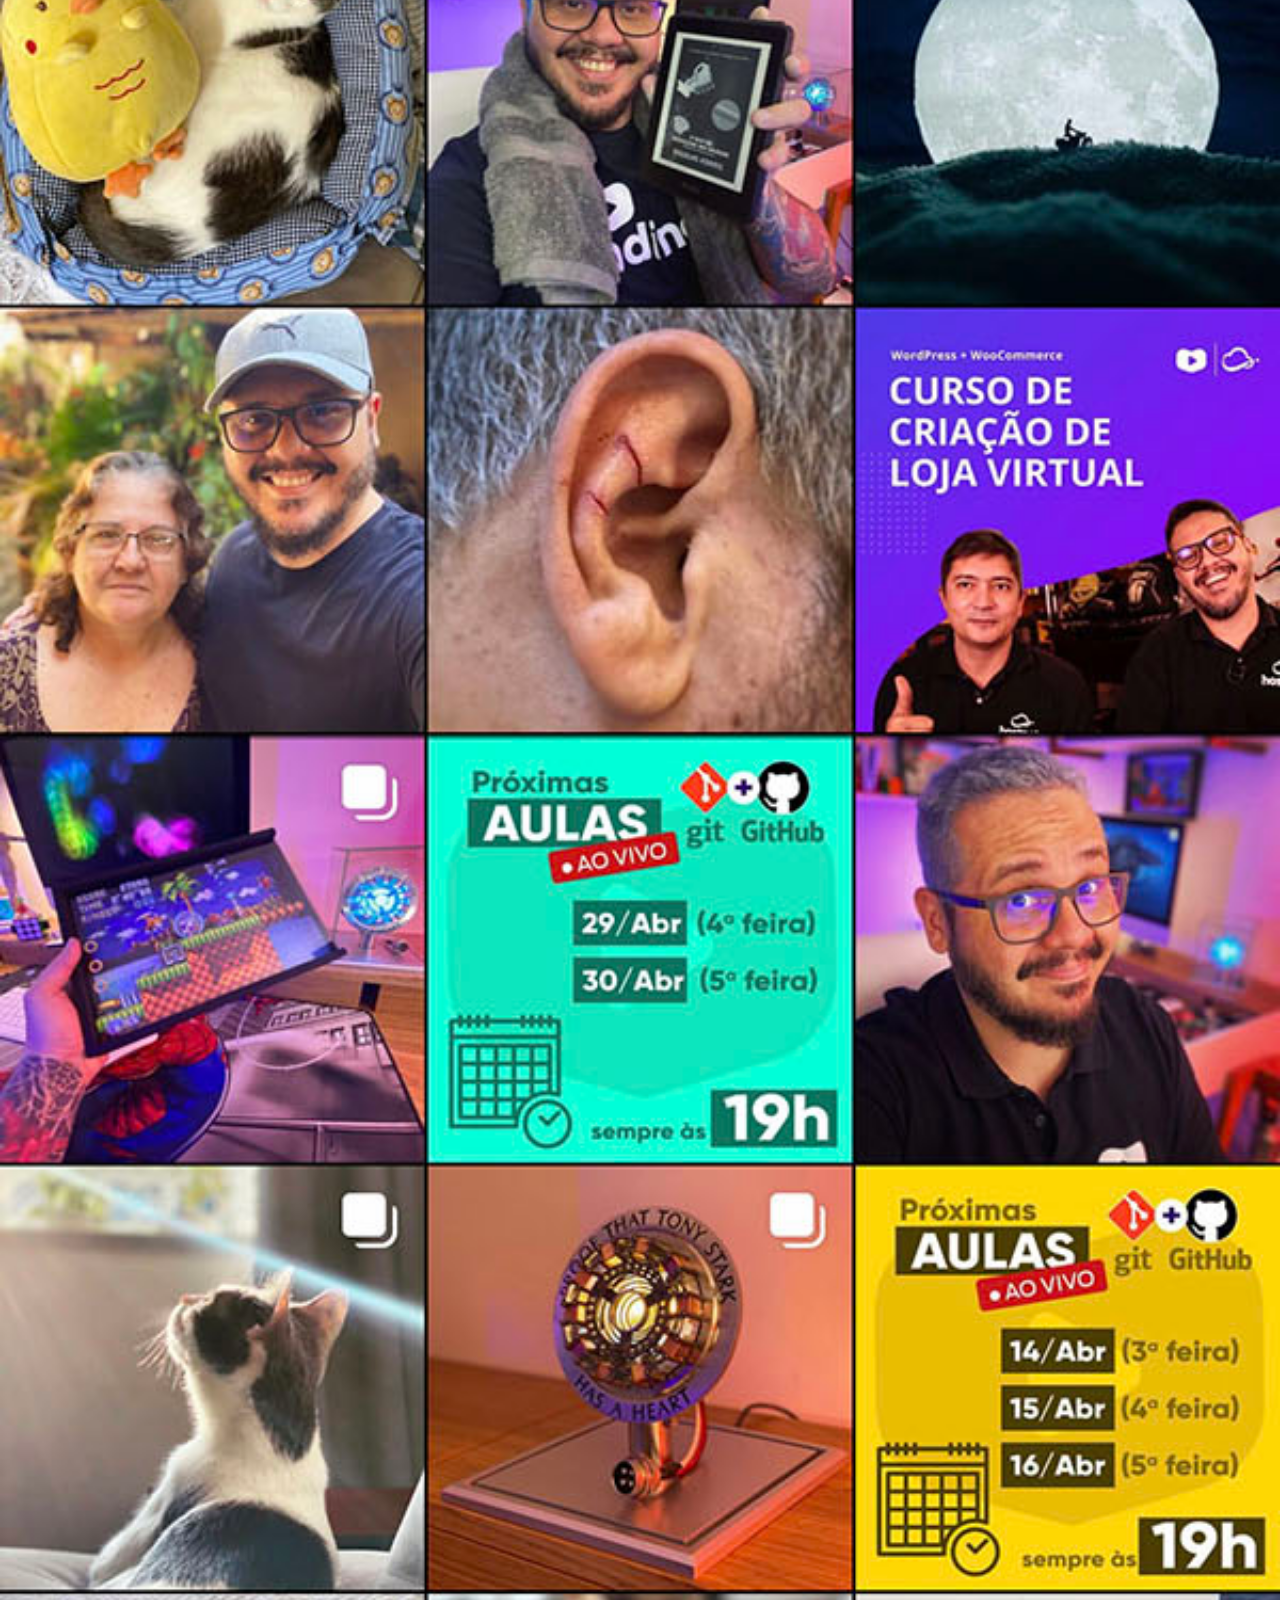
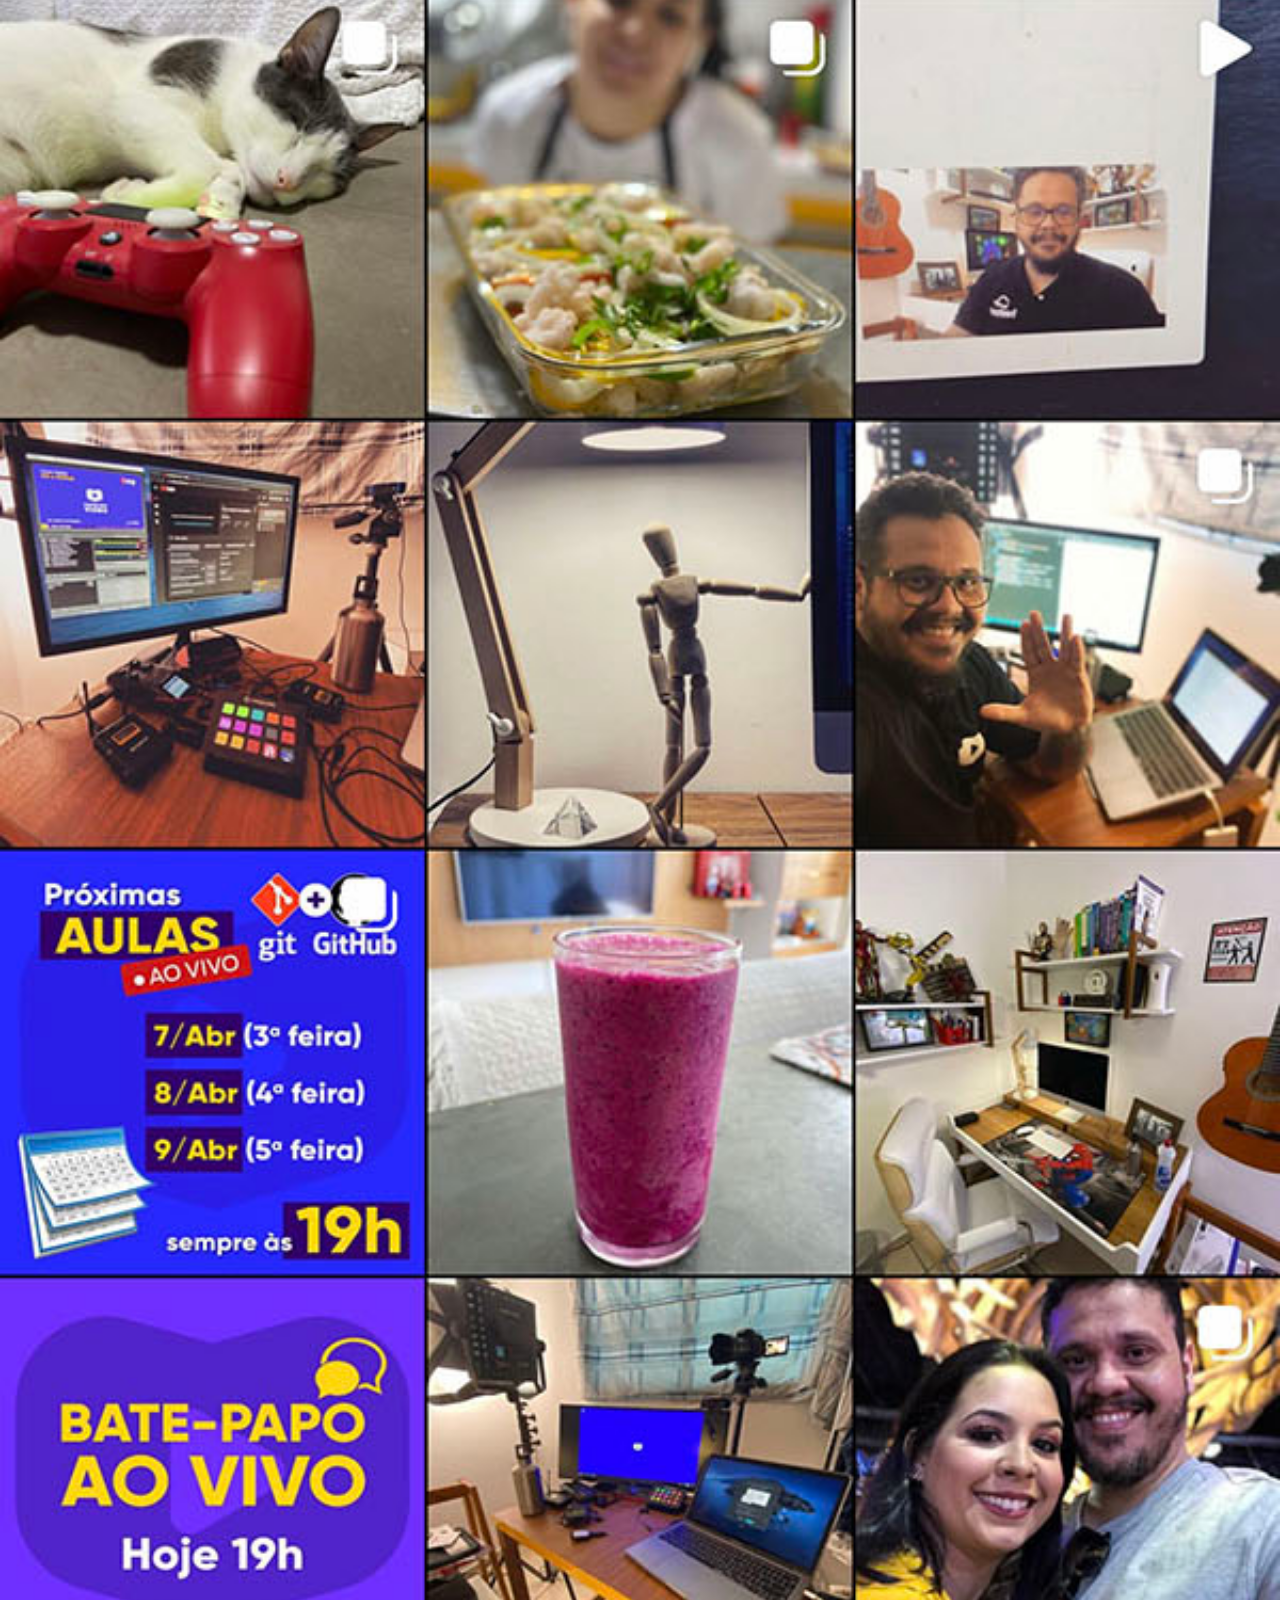
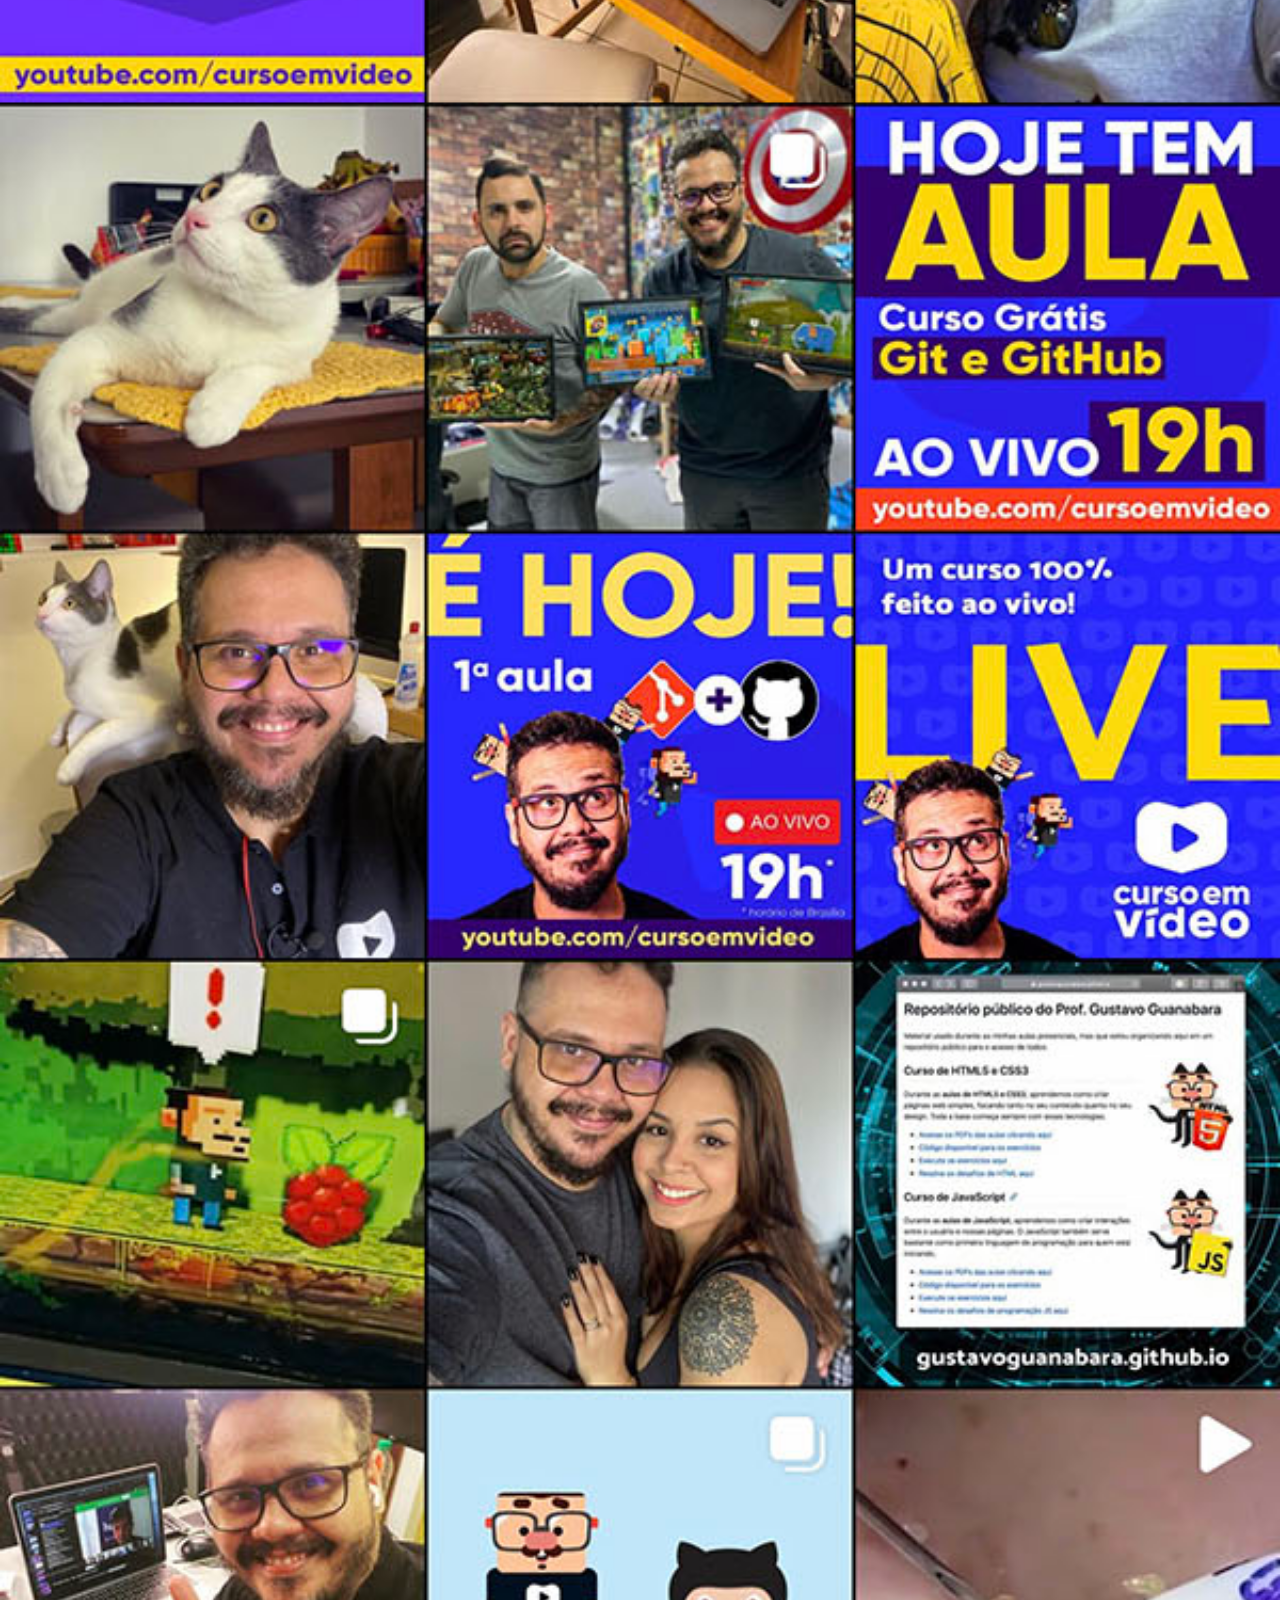
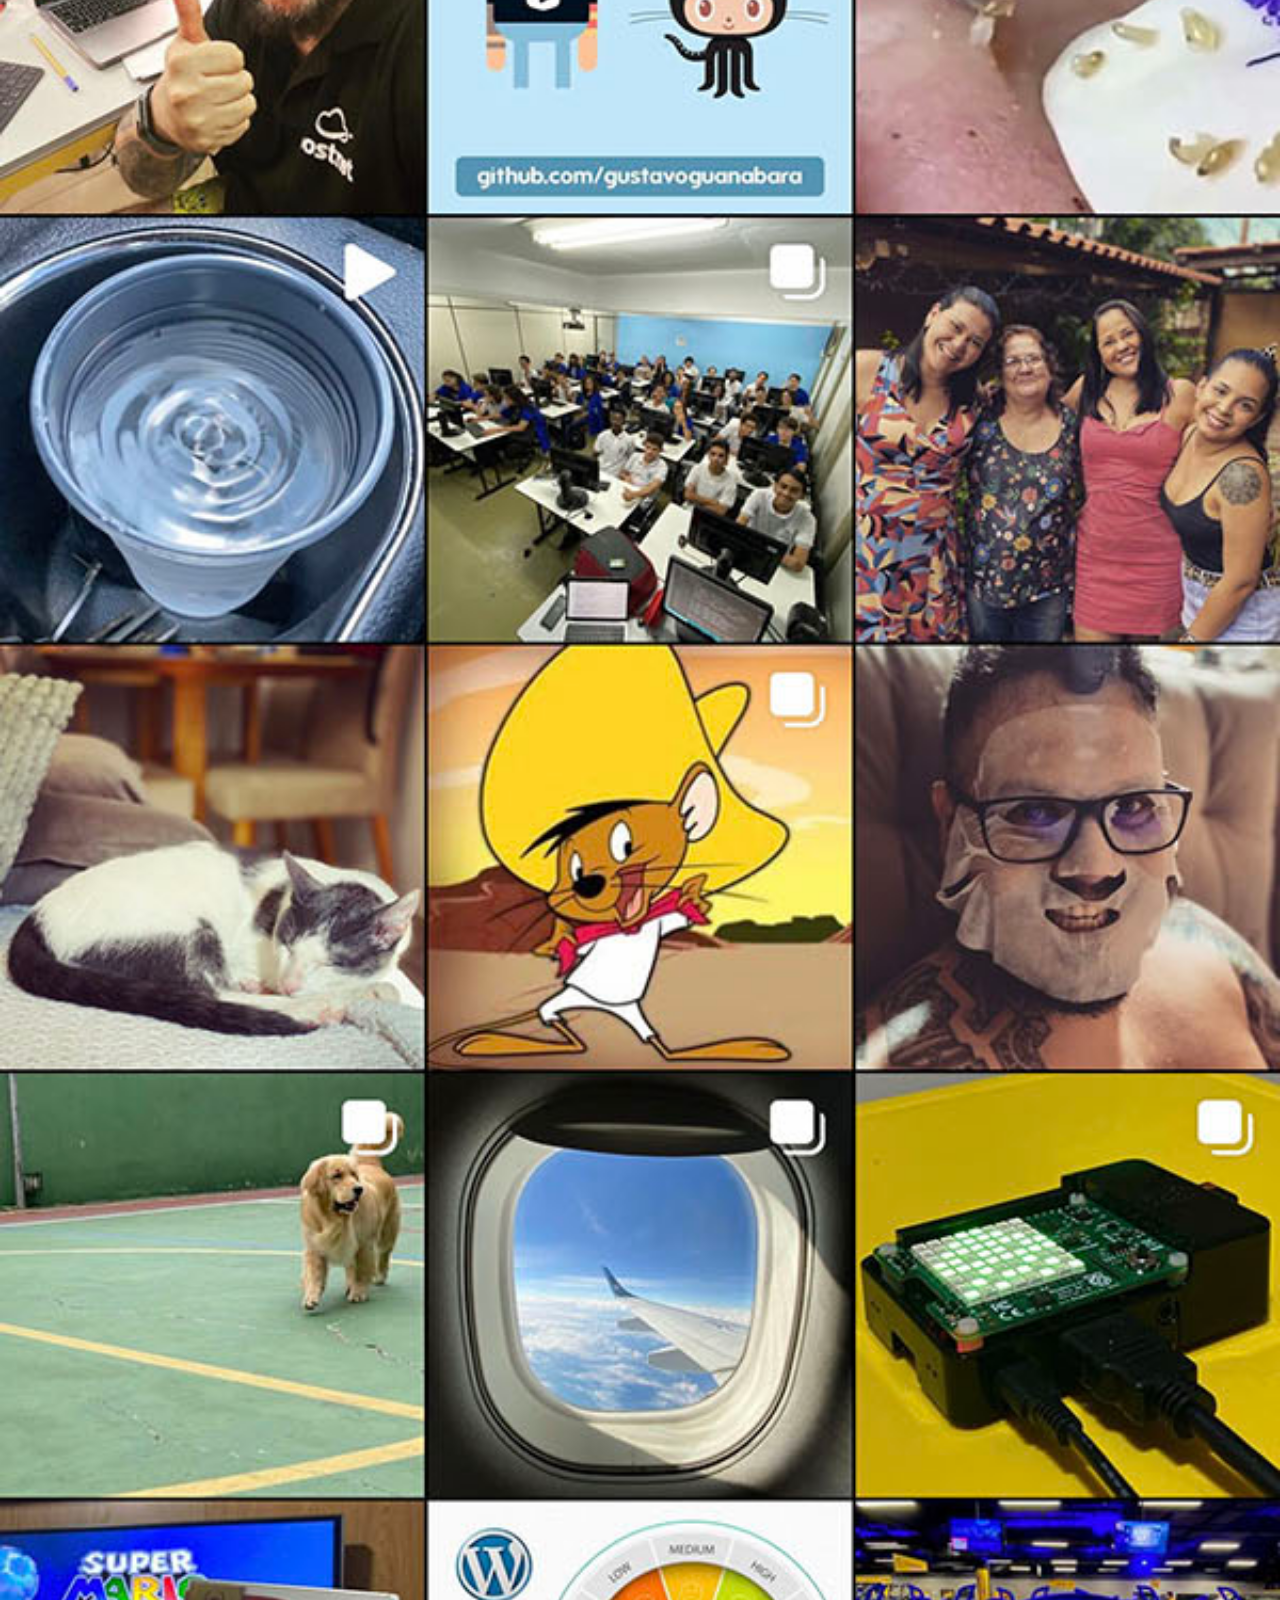
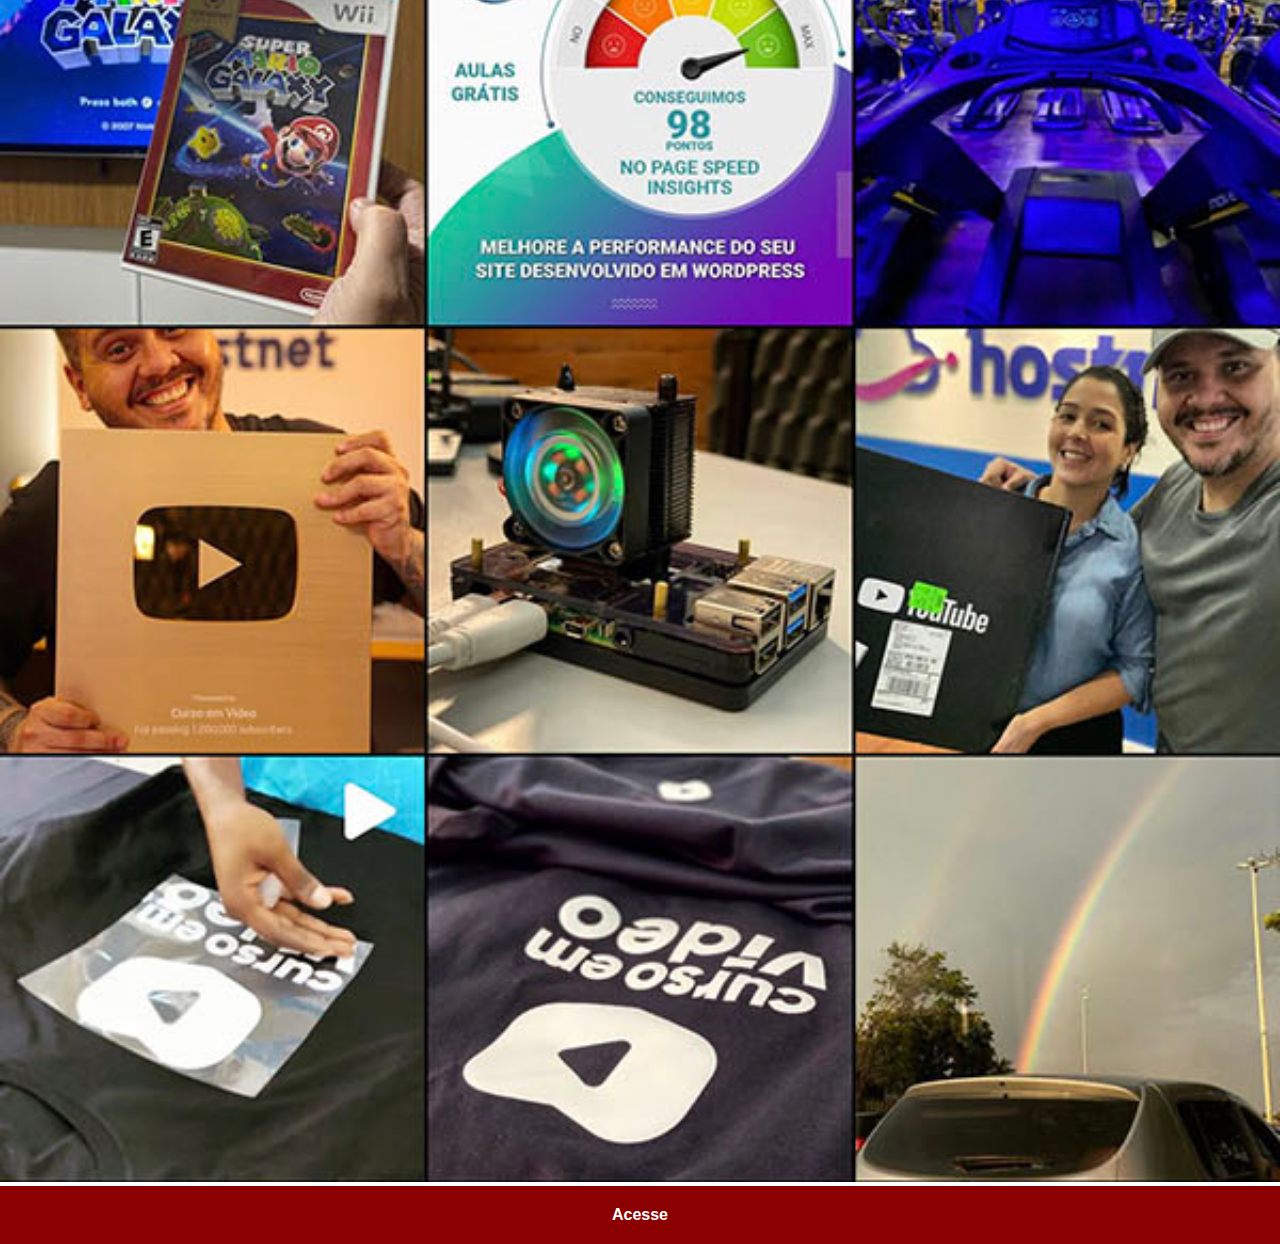
<file: instagram.html>
<!DOCTYPE html>
<html lang="pt-br">
<head>
    <meta charset="UTF-8">
    <meta http-equiv="X-UA-Compatible" content="IE=edge">
    <meta name="viewport" content="width=device-width, initial-scale=1.0">
    <title>Instagram</title>
    <link rel="stylesheet" href="estilos/social.css">
</head>
<body>
    <img src="imagens/tela-instagram.jpg" alt="Instagram"><a href="https://www.instagram.com/gustavoguanabara/" target="_blank">Acesse</a>
</body>
</html>
</file>
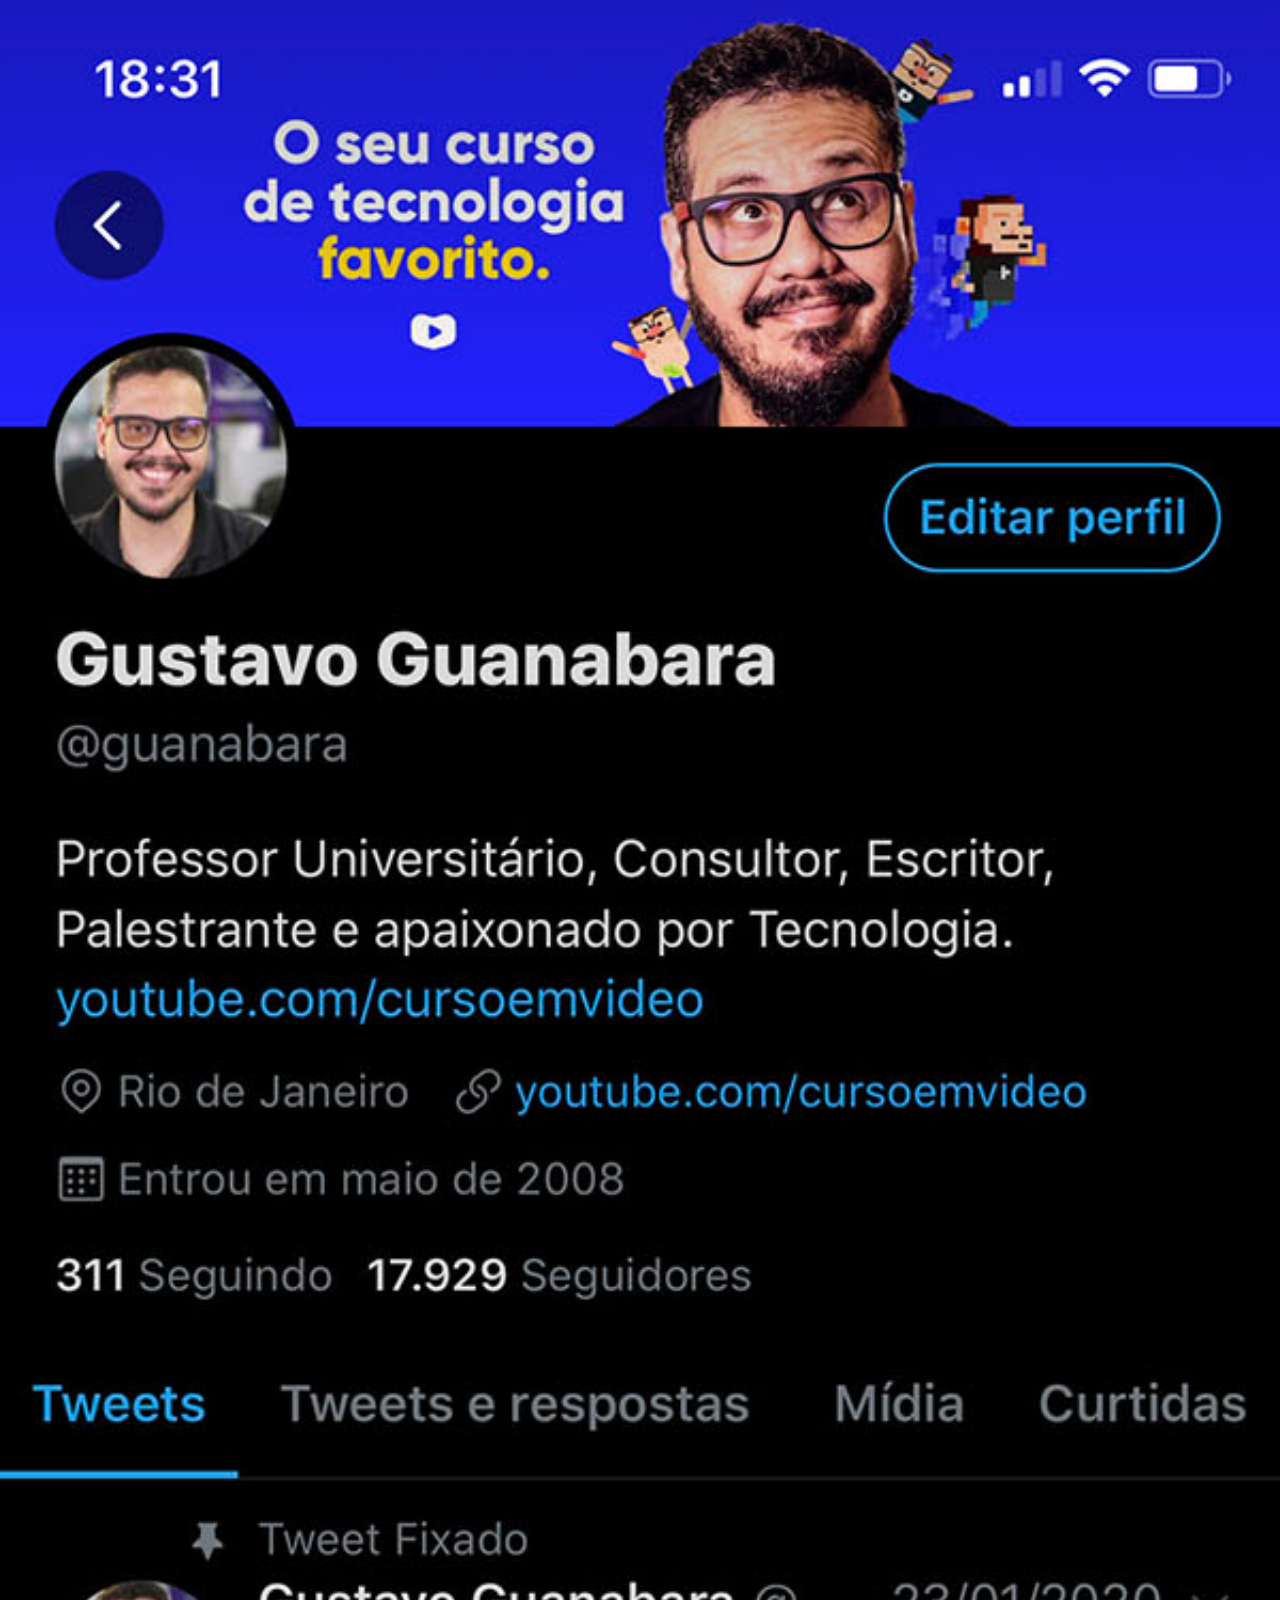
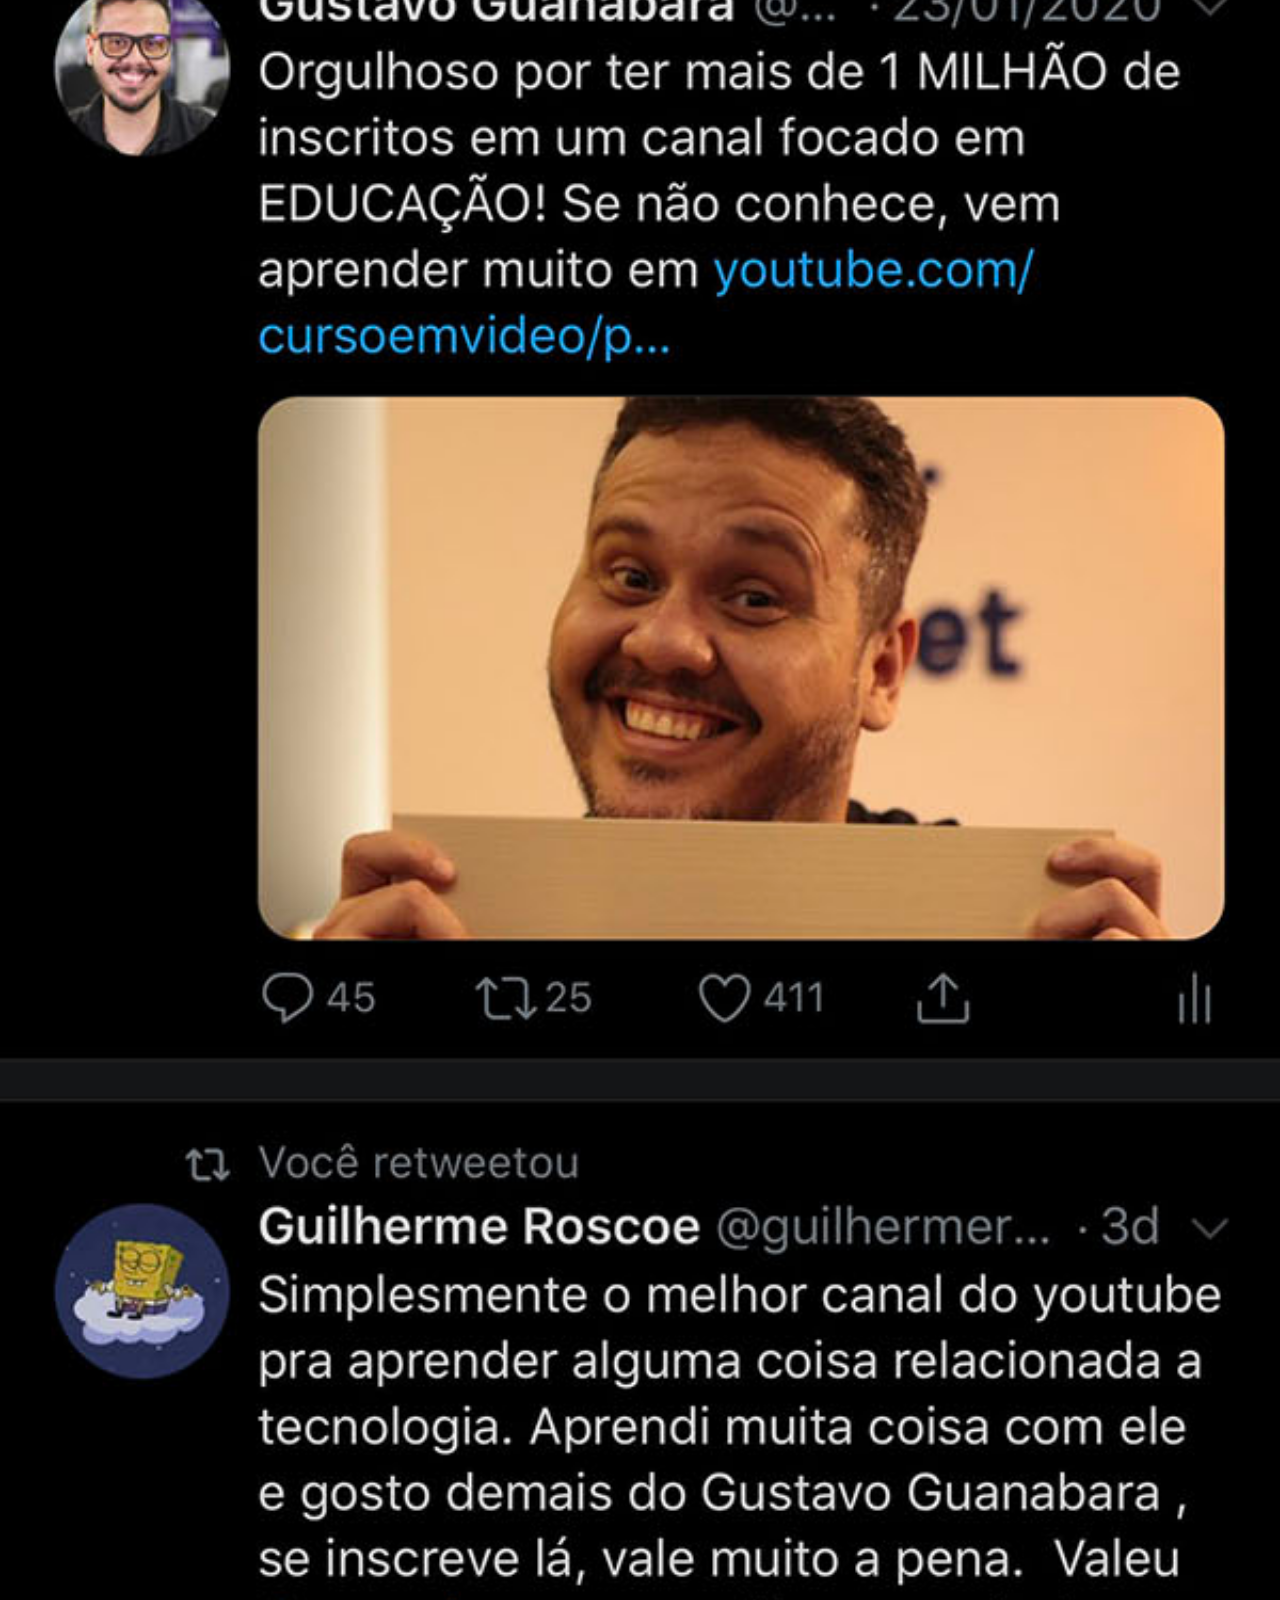
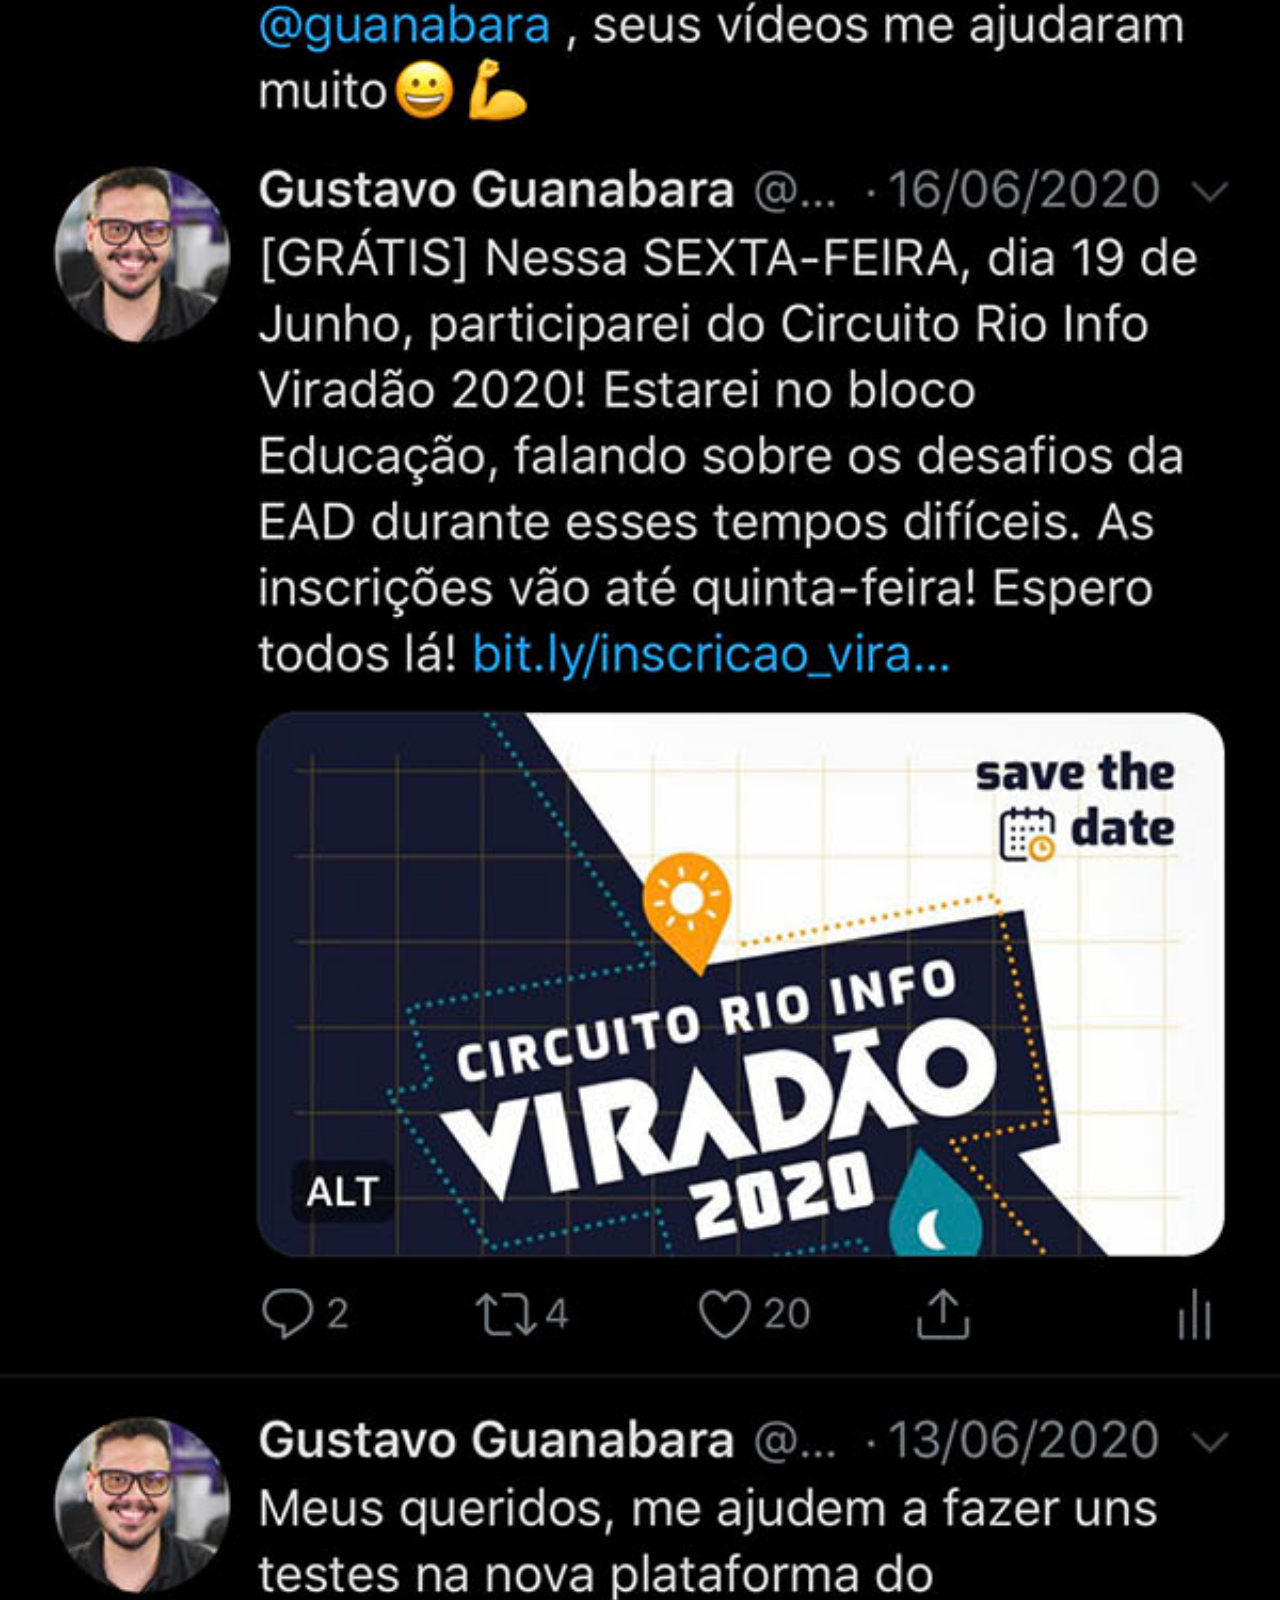
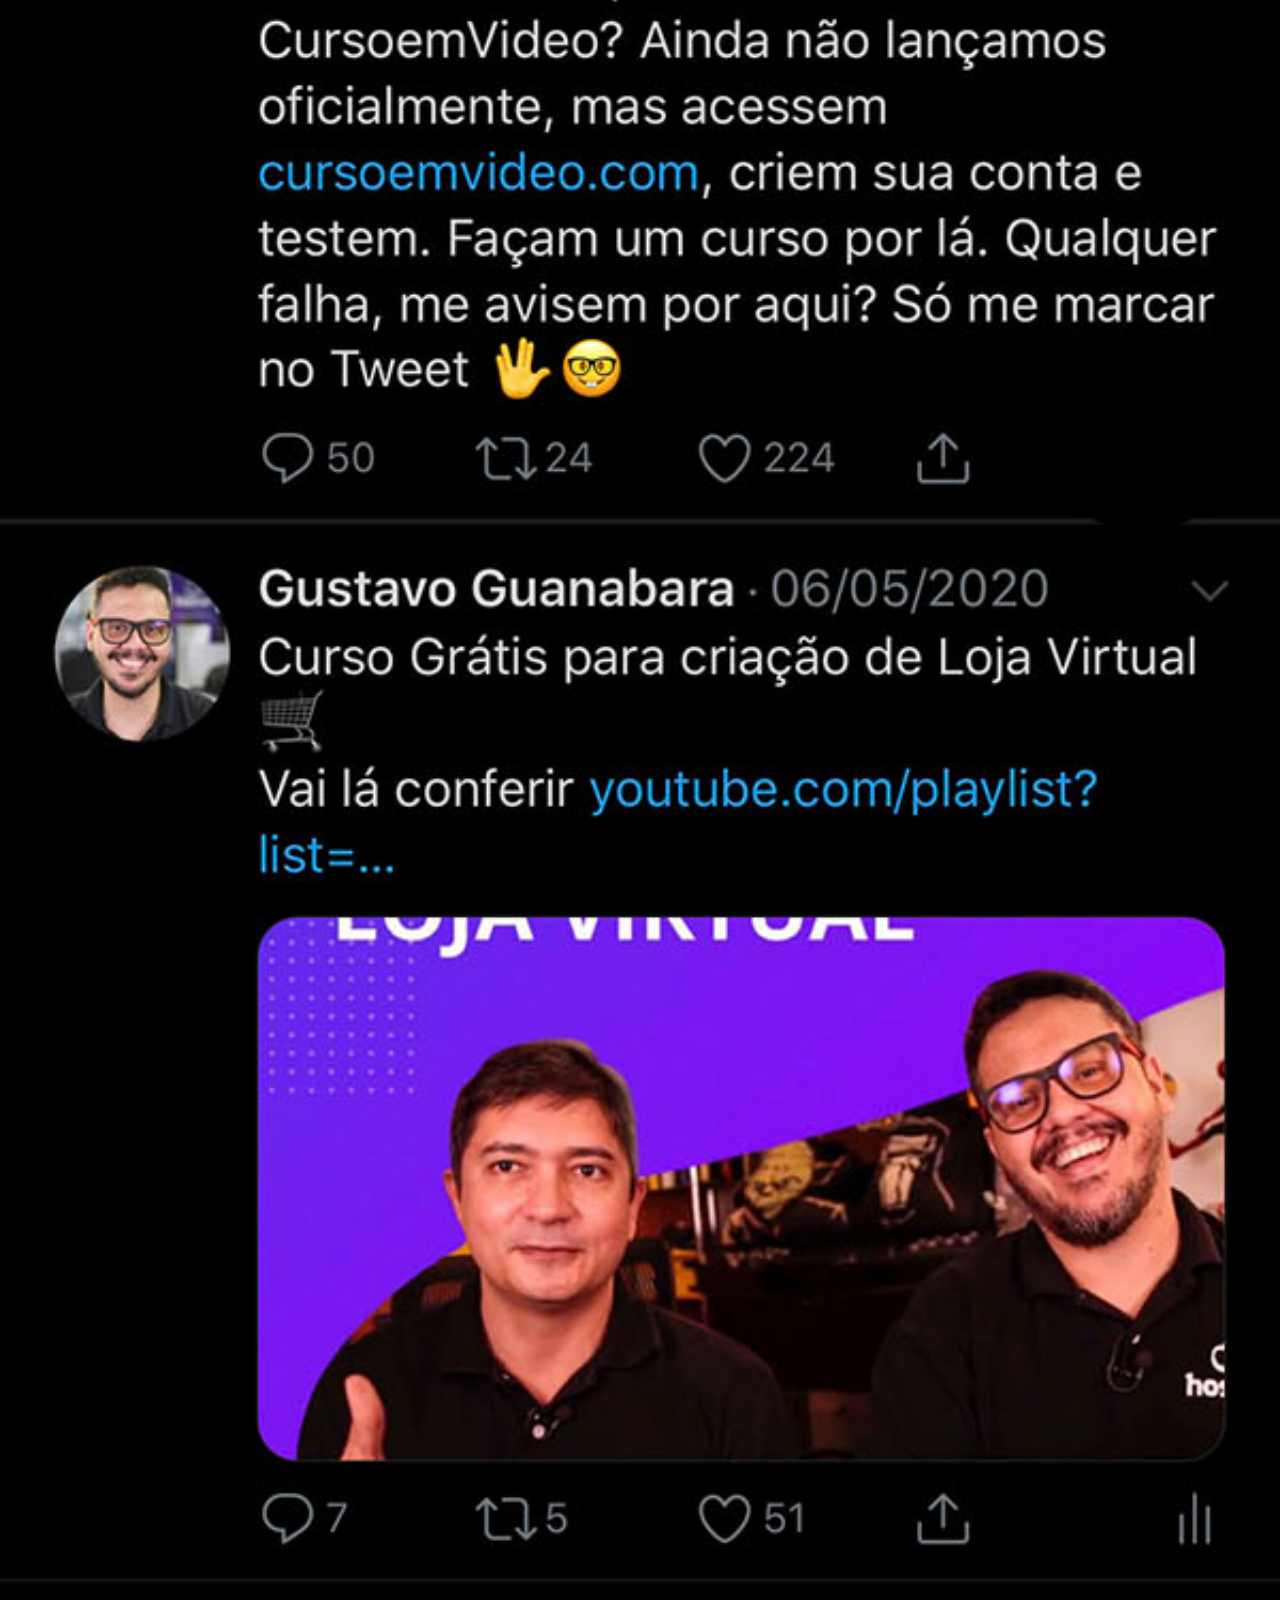
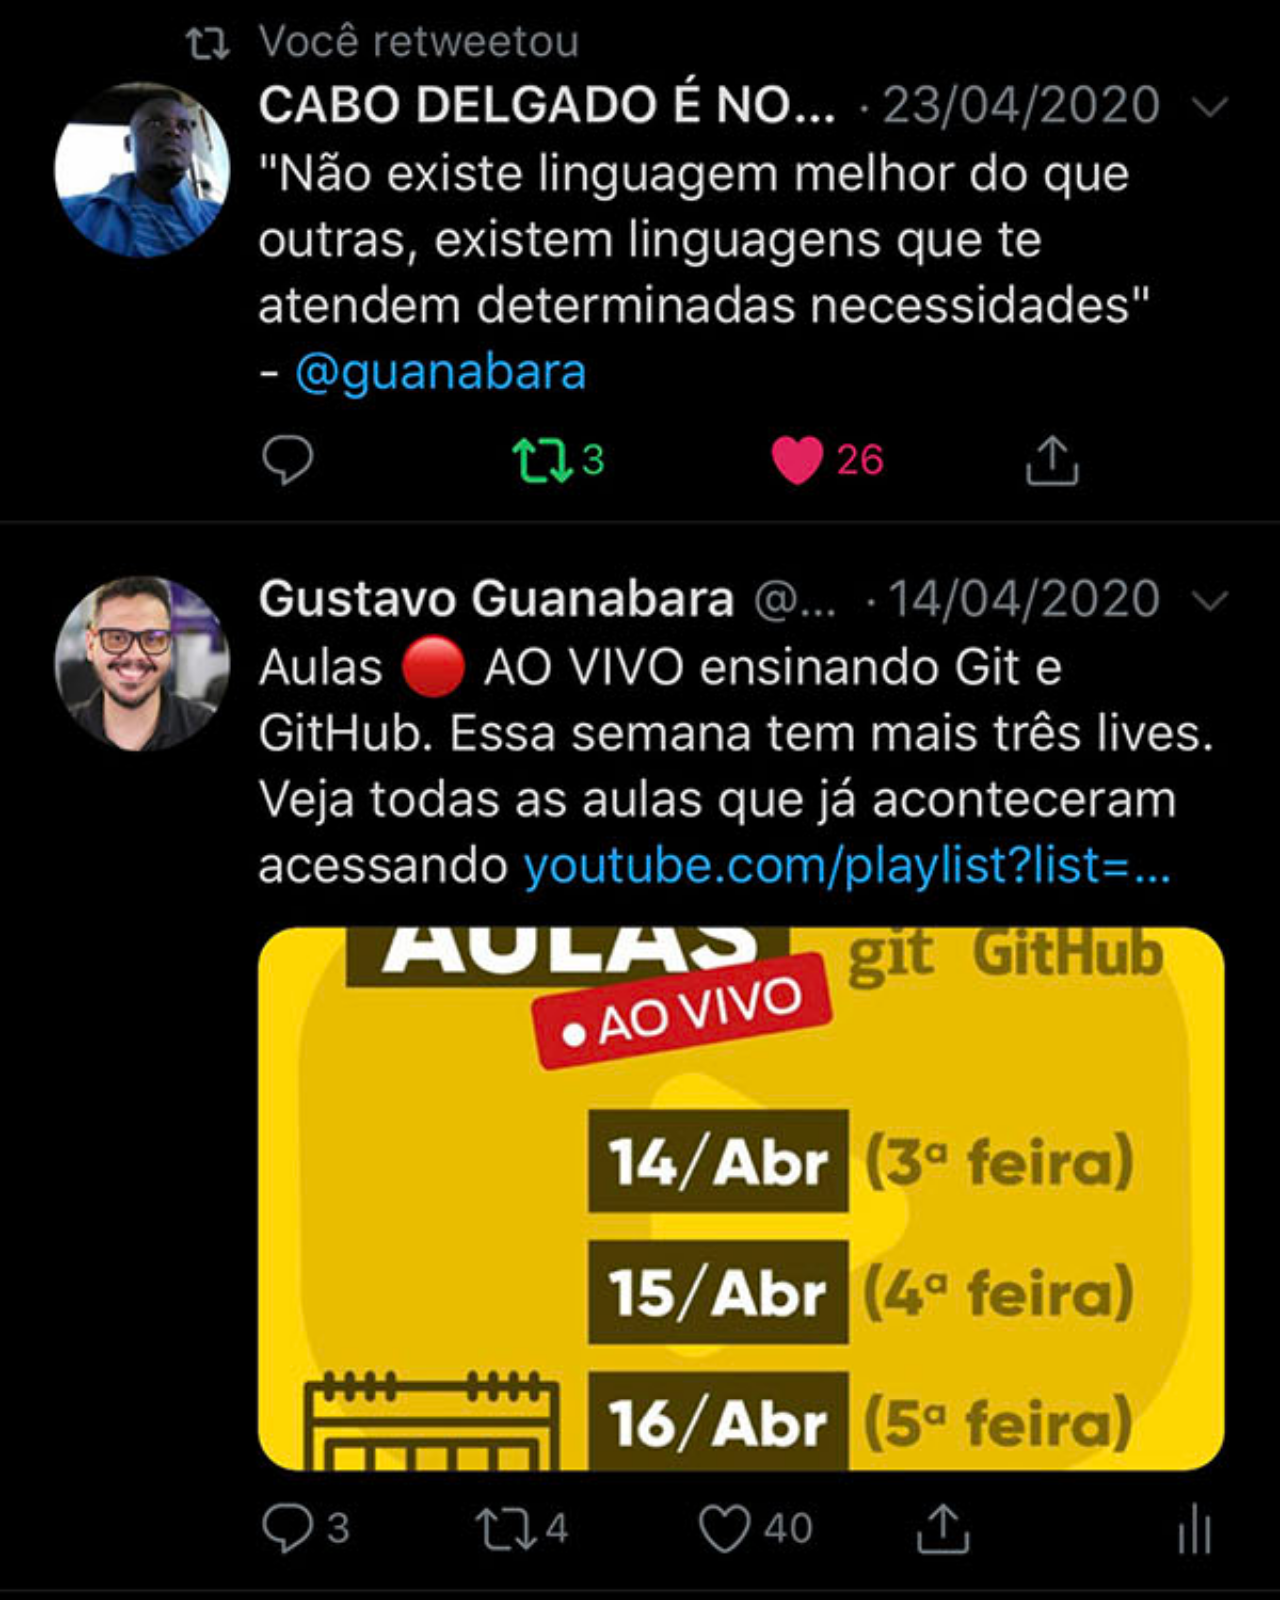
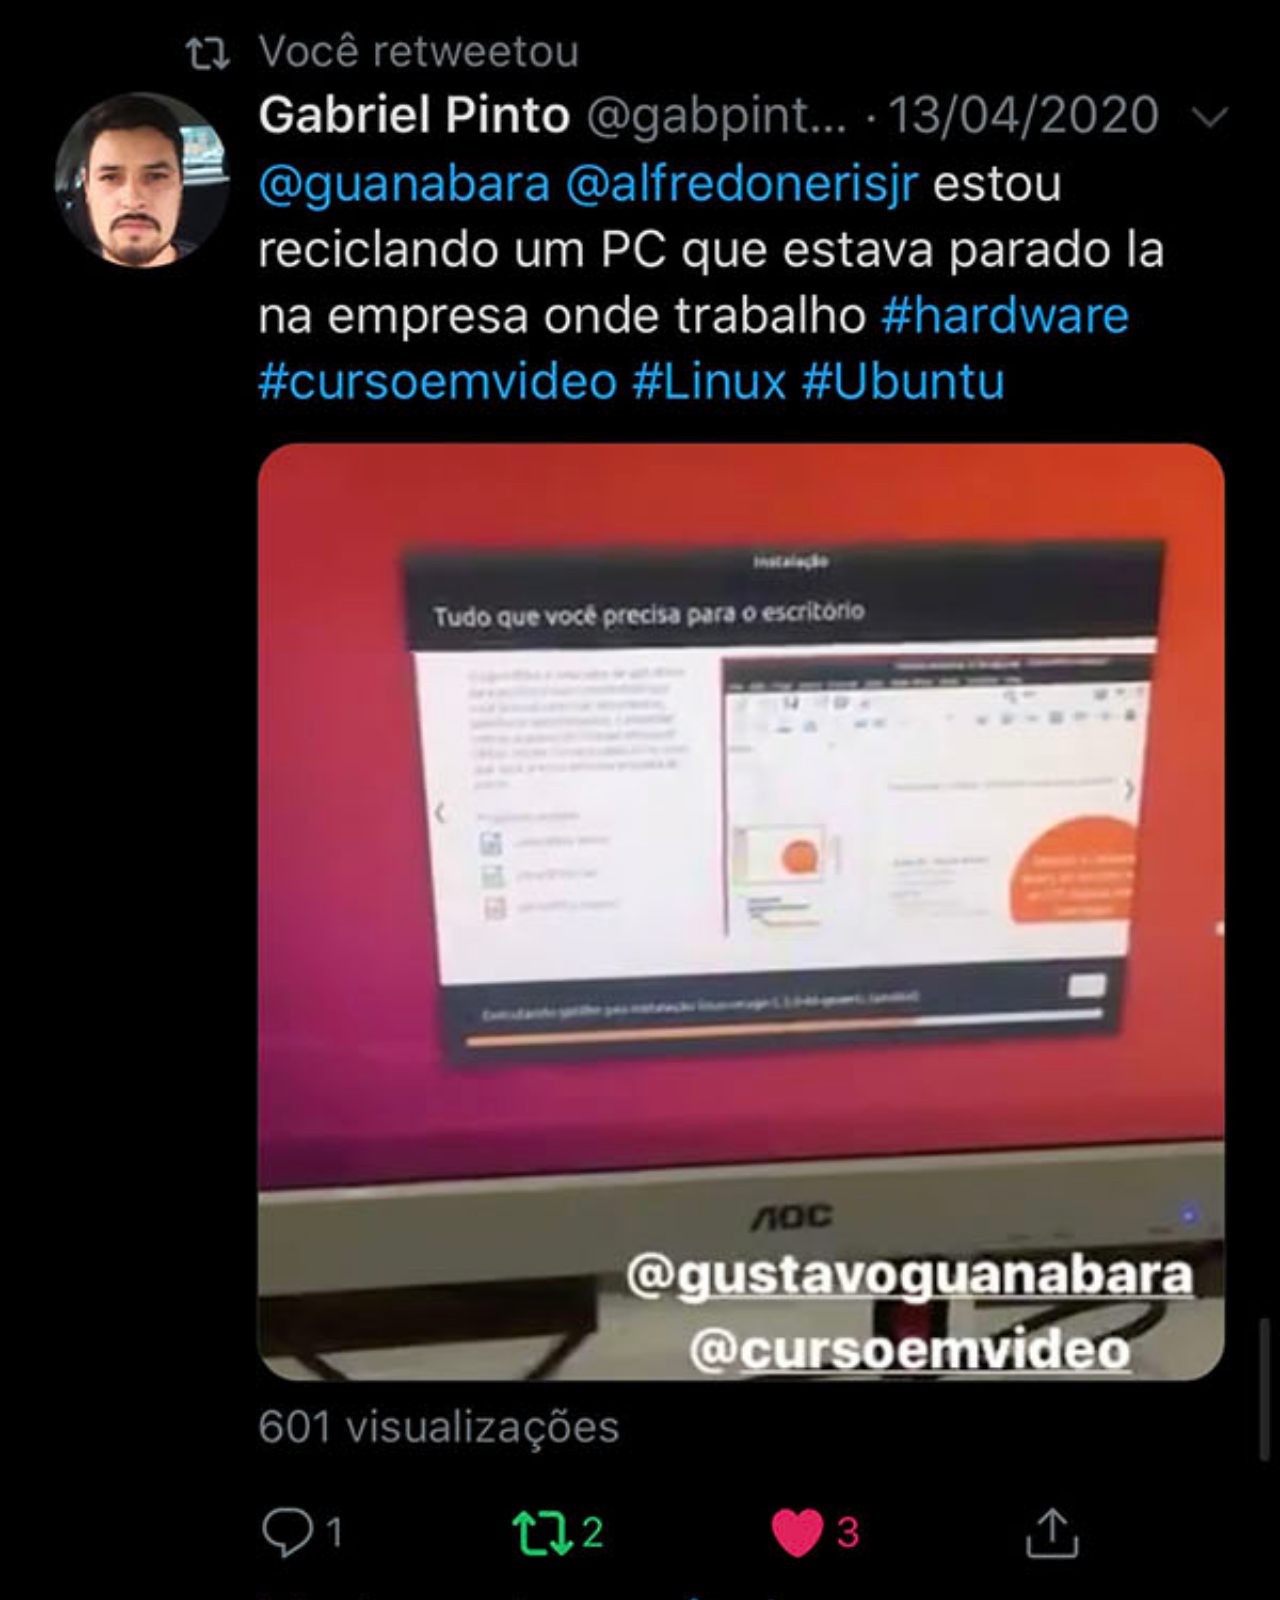
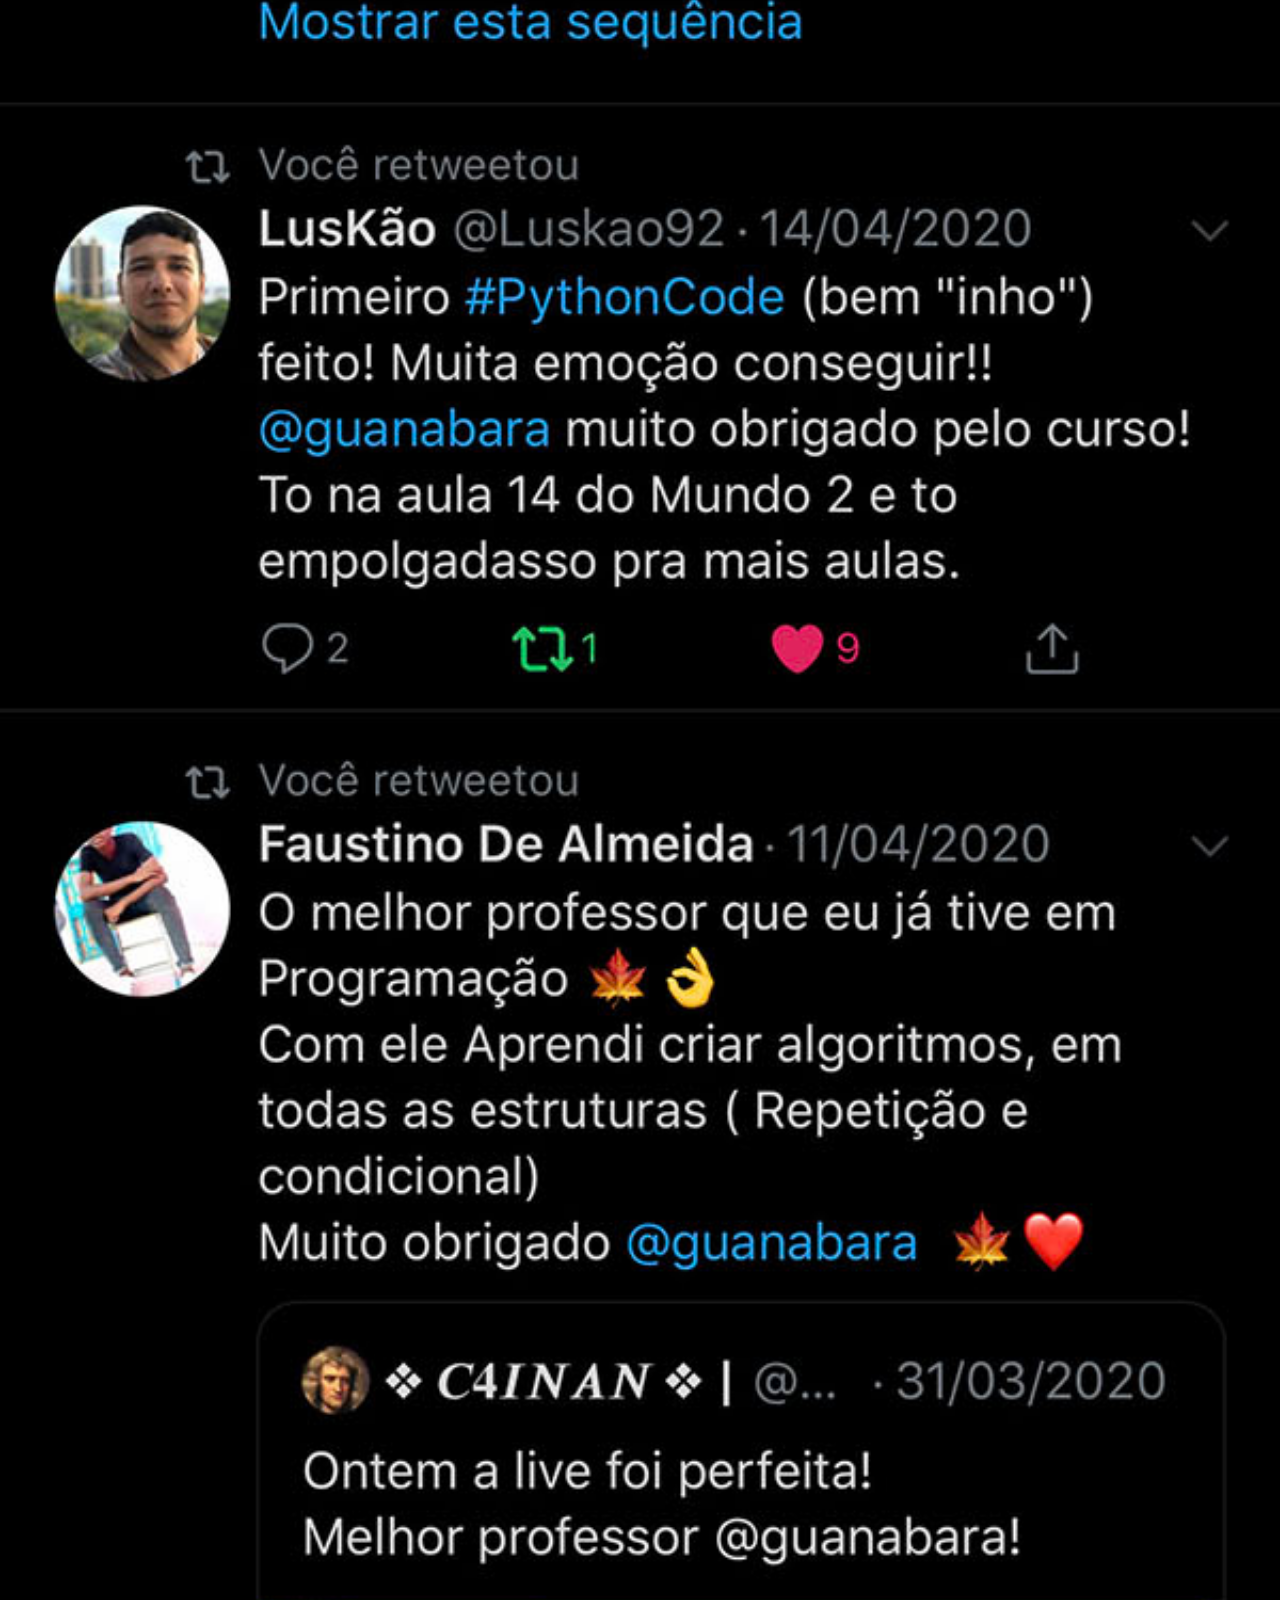
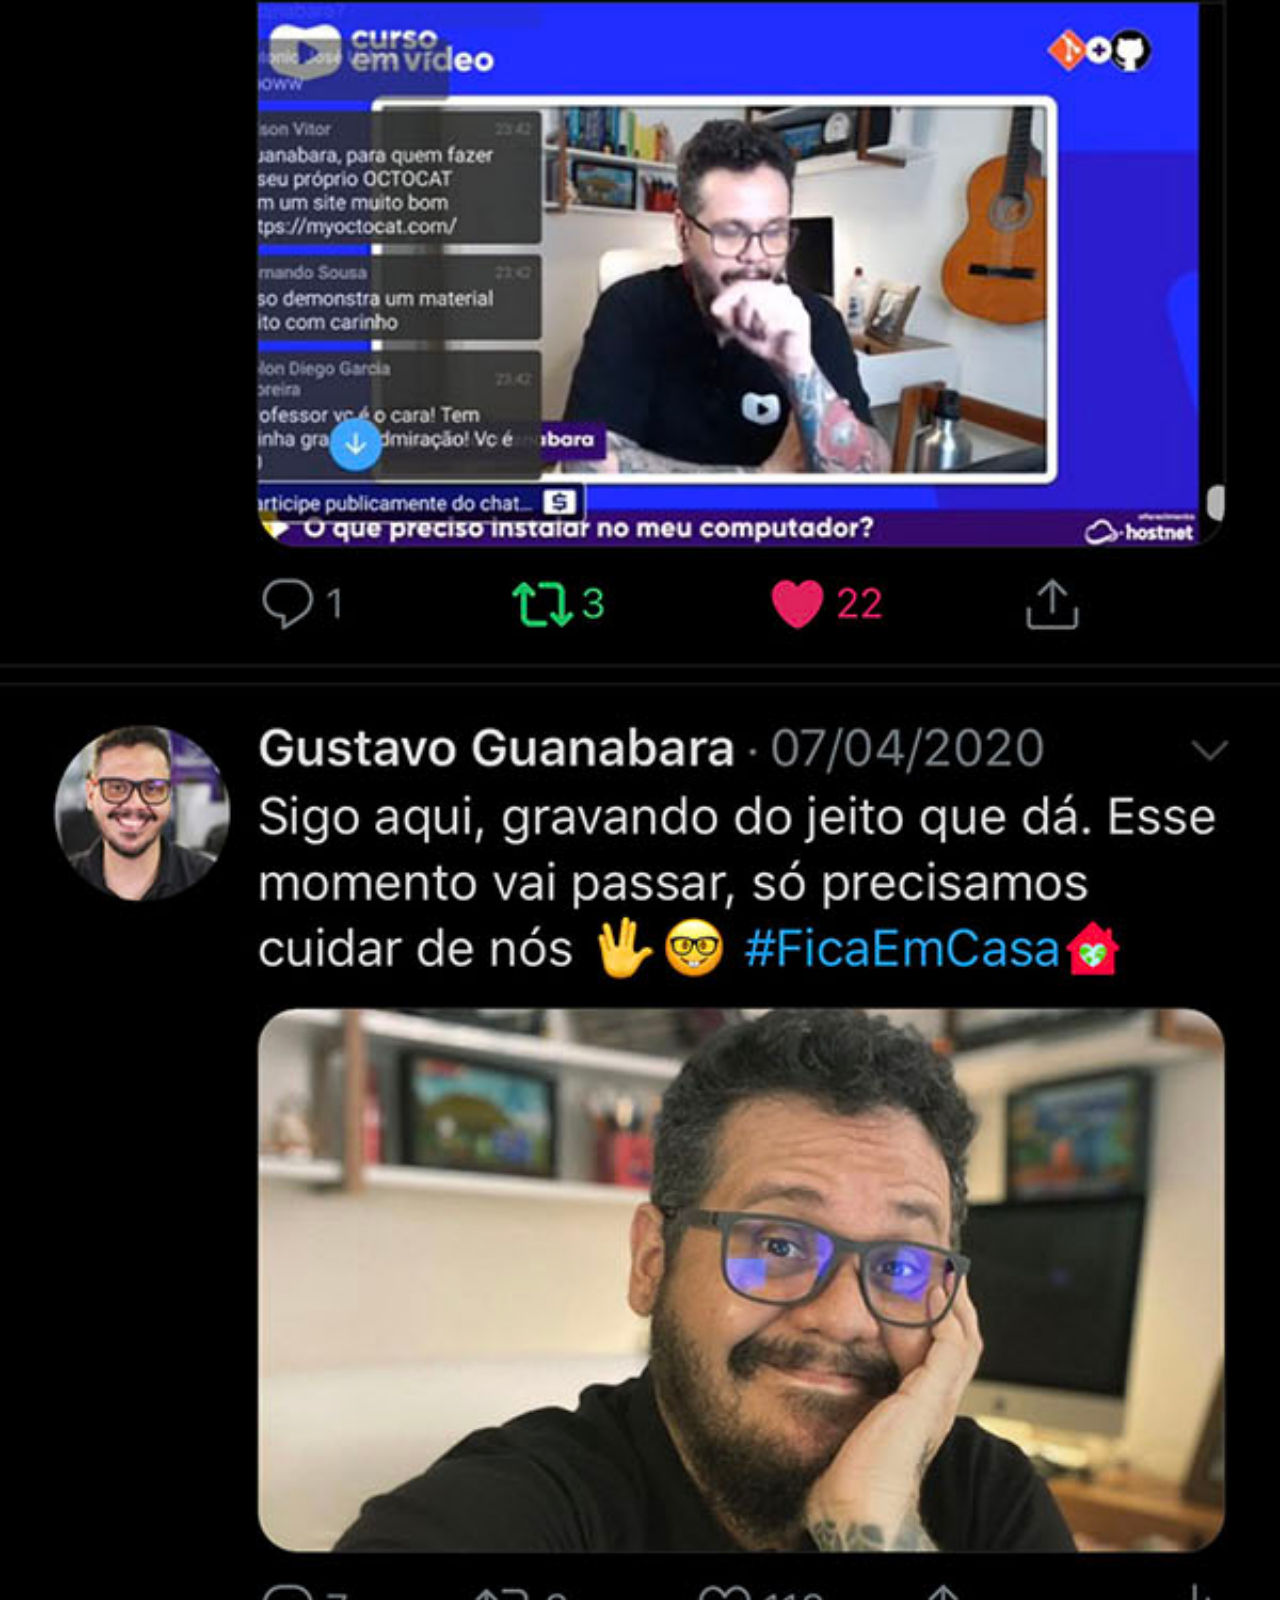
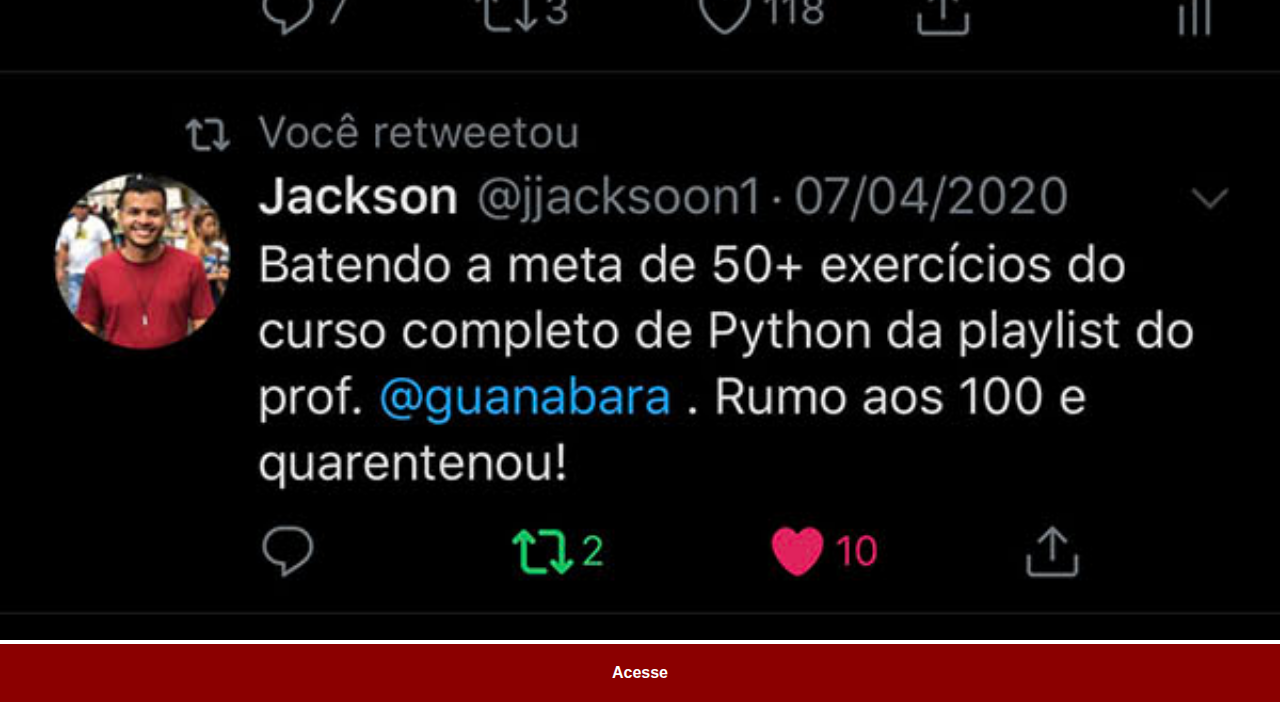
<file: twitter.html>
<!DOCTYPE html>
<html lang="pt-br">
<head>
    <meta charset="UTF-8">
    <meta http-equiv="X-UA-Compatible" content="IE=edge">
    <meta name="viewport" content="width=device-width, initial-scale=1.0">
    <title>Twitter</title>
    <link rel="stylesheet" href="estilos/social.css">
</head>
<body>
    <img src="imagens/tela-twitter.jpg" alt="Twitter"><a href="https://twitter.com/guanabara?ref_src=twsrc%5Egoogle%7Ctwcamp%5Eserp%7Ctwgr%5Eauthor" target="_blank">Acesse</a>

</body>
</html>
</file>
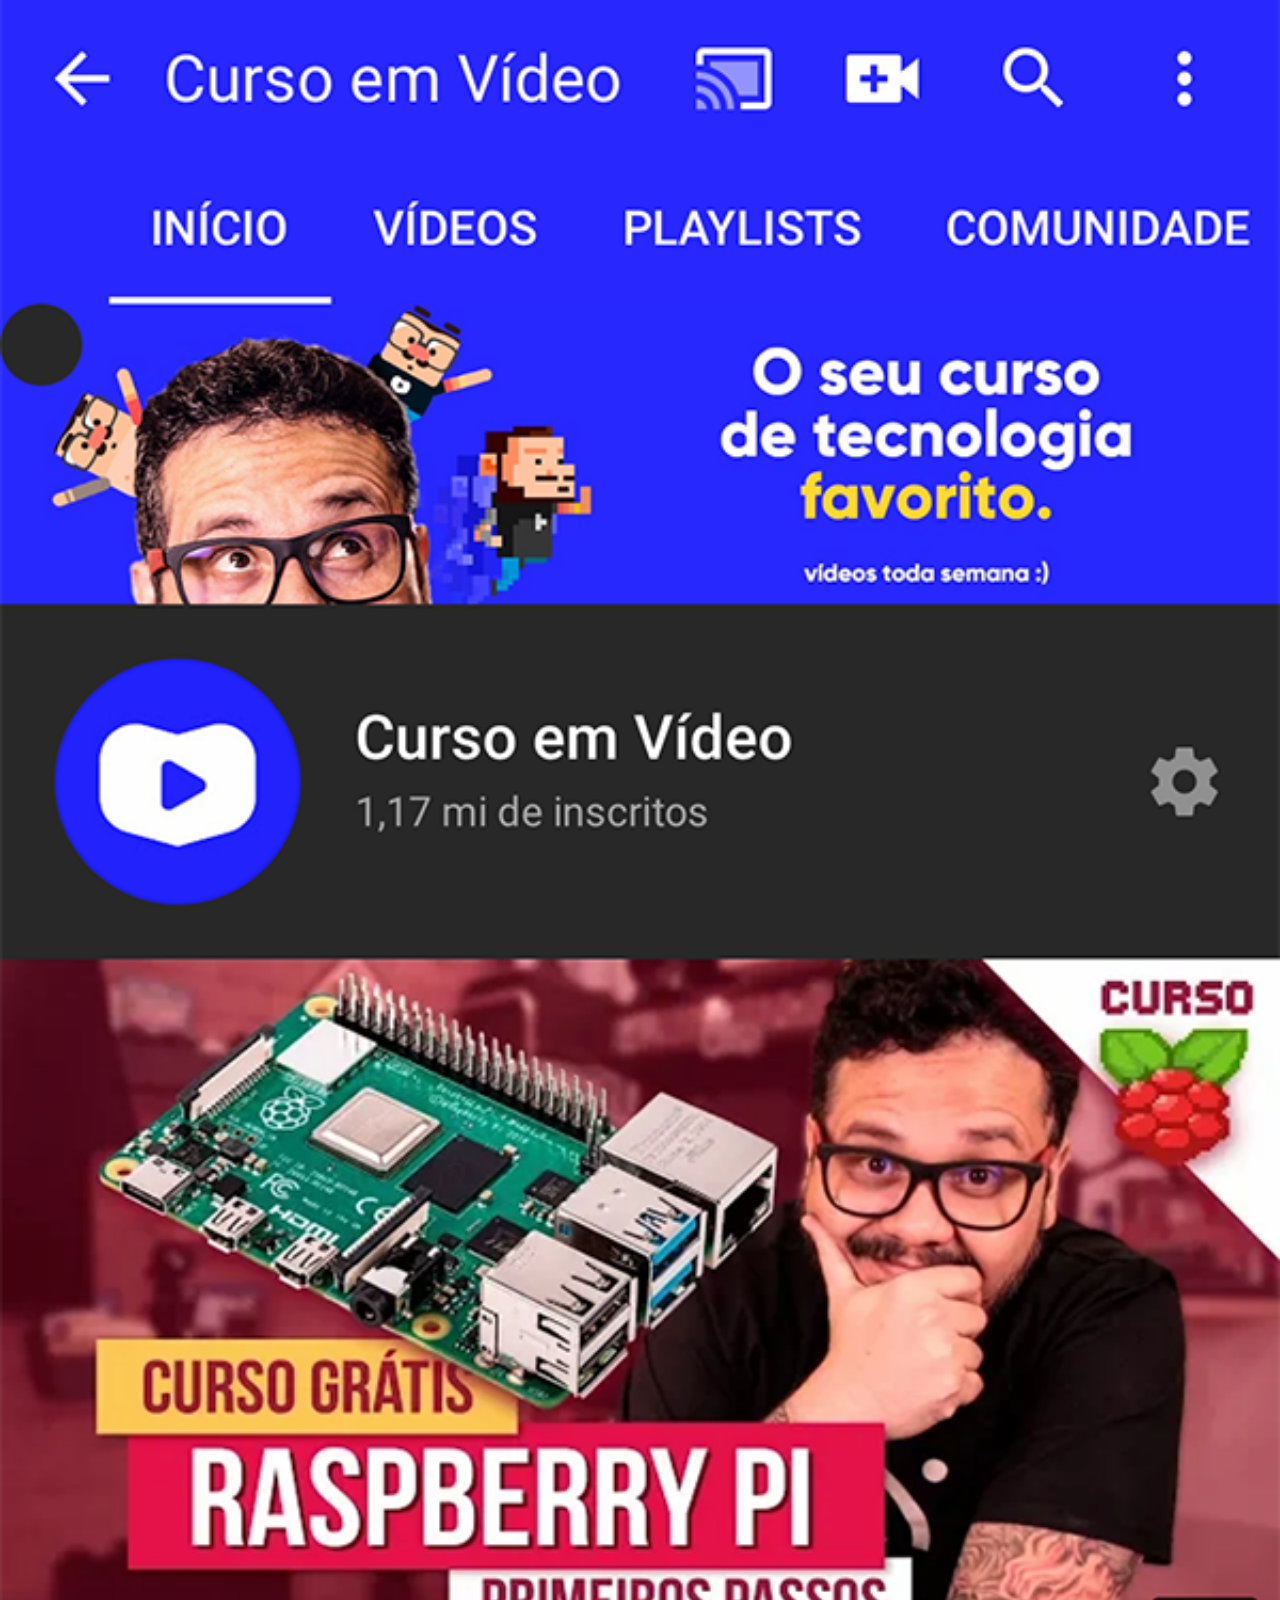
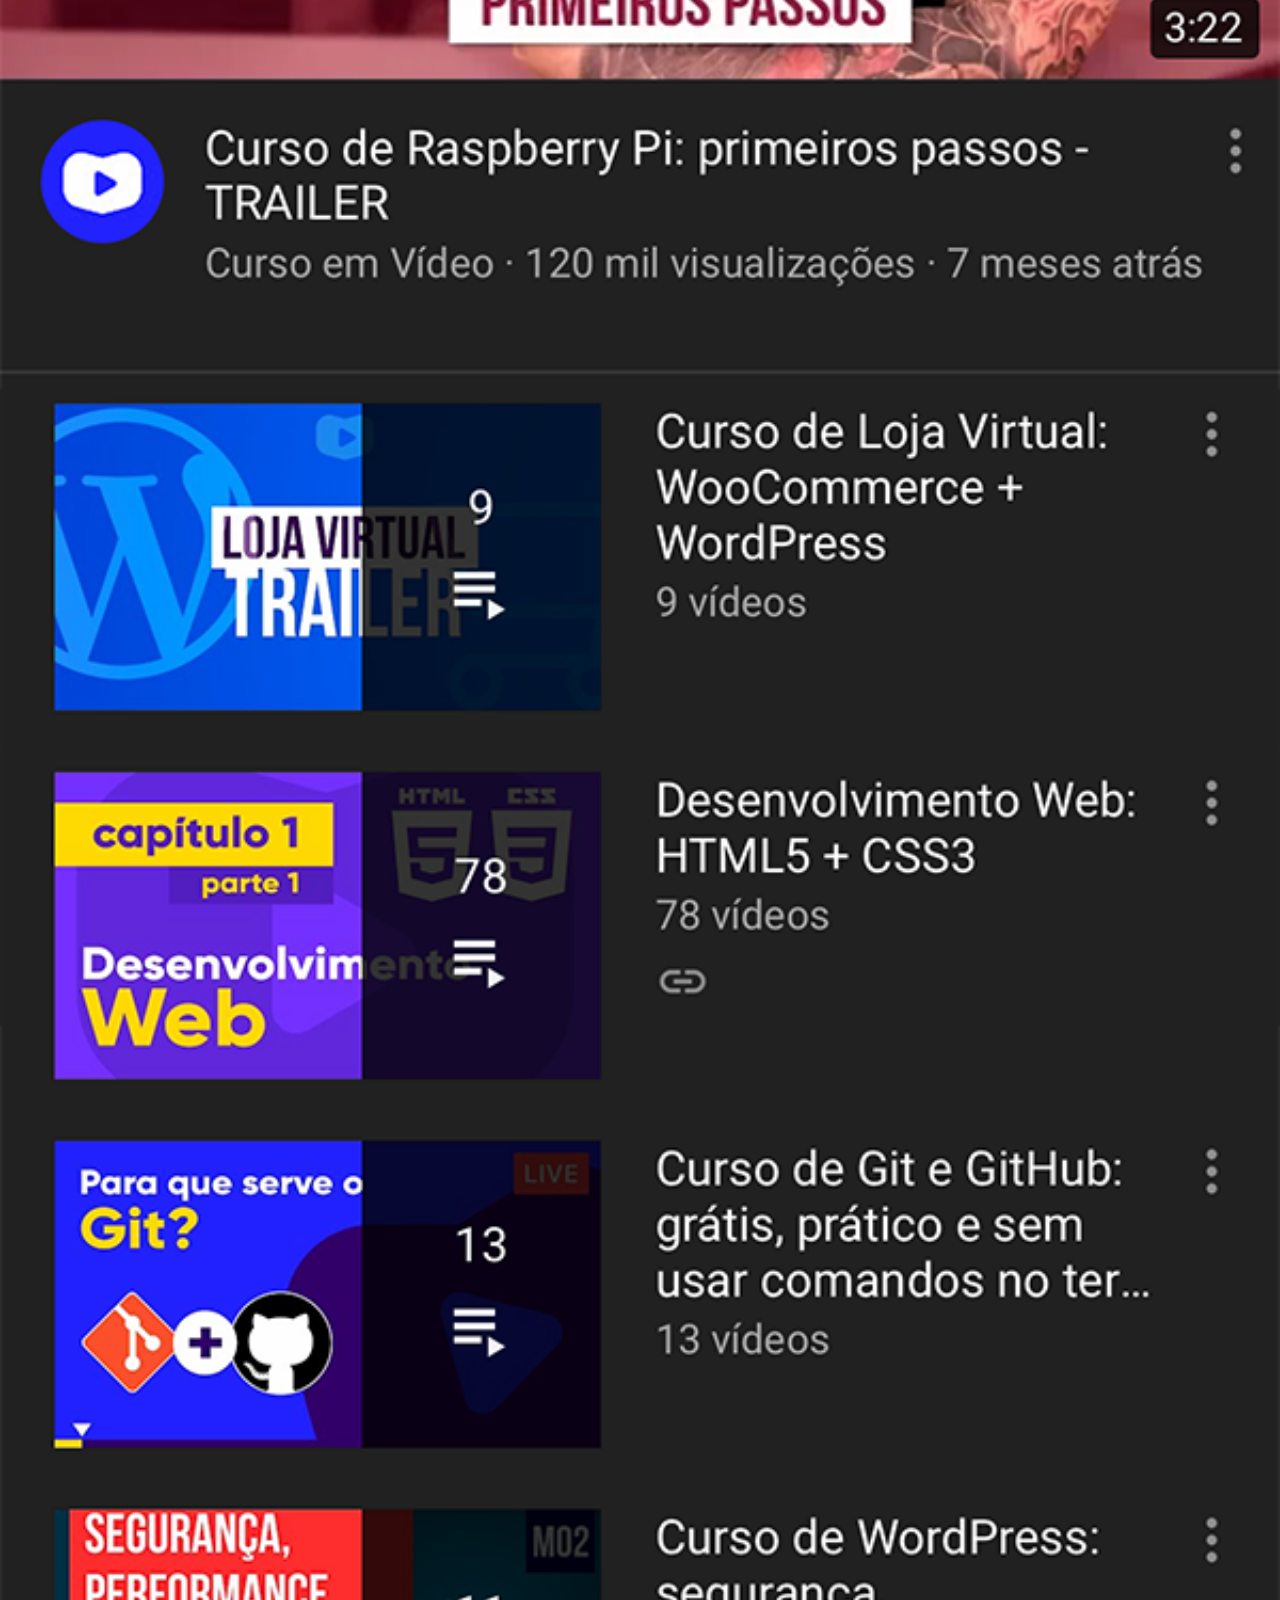
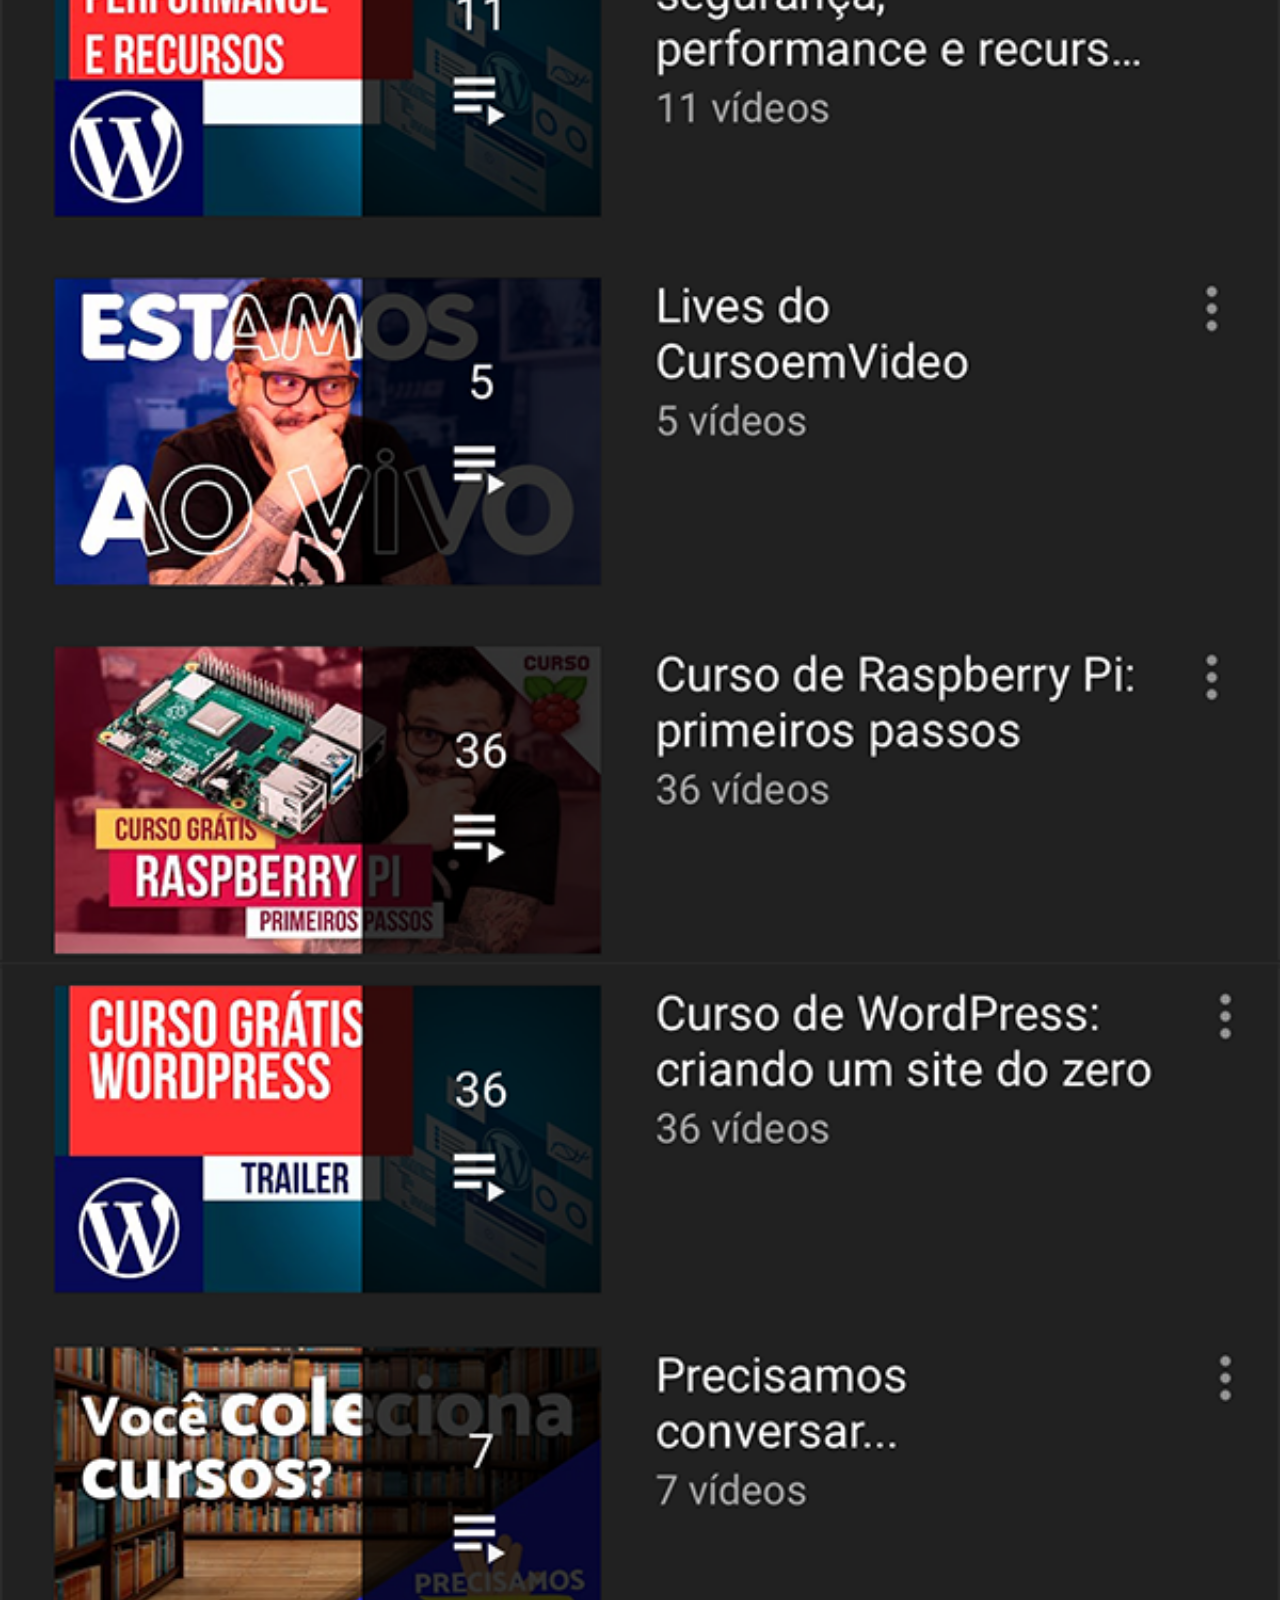
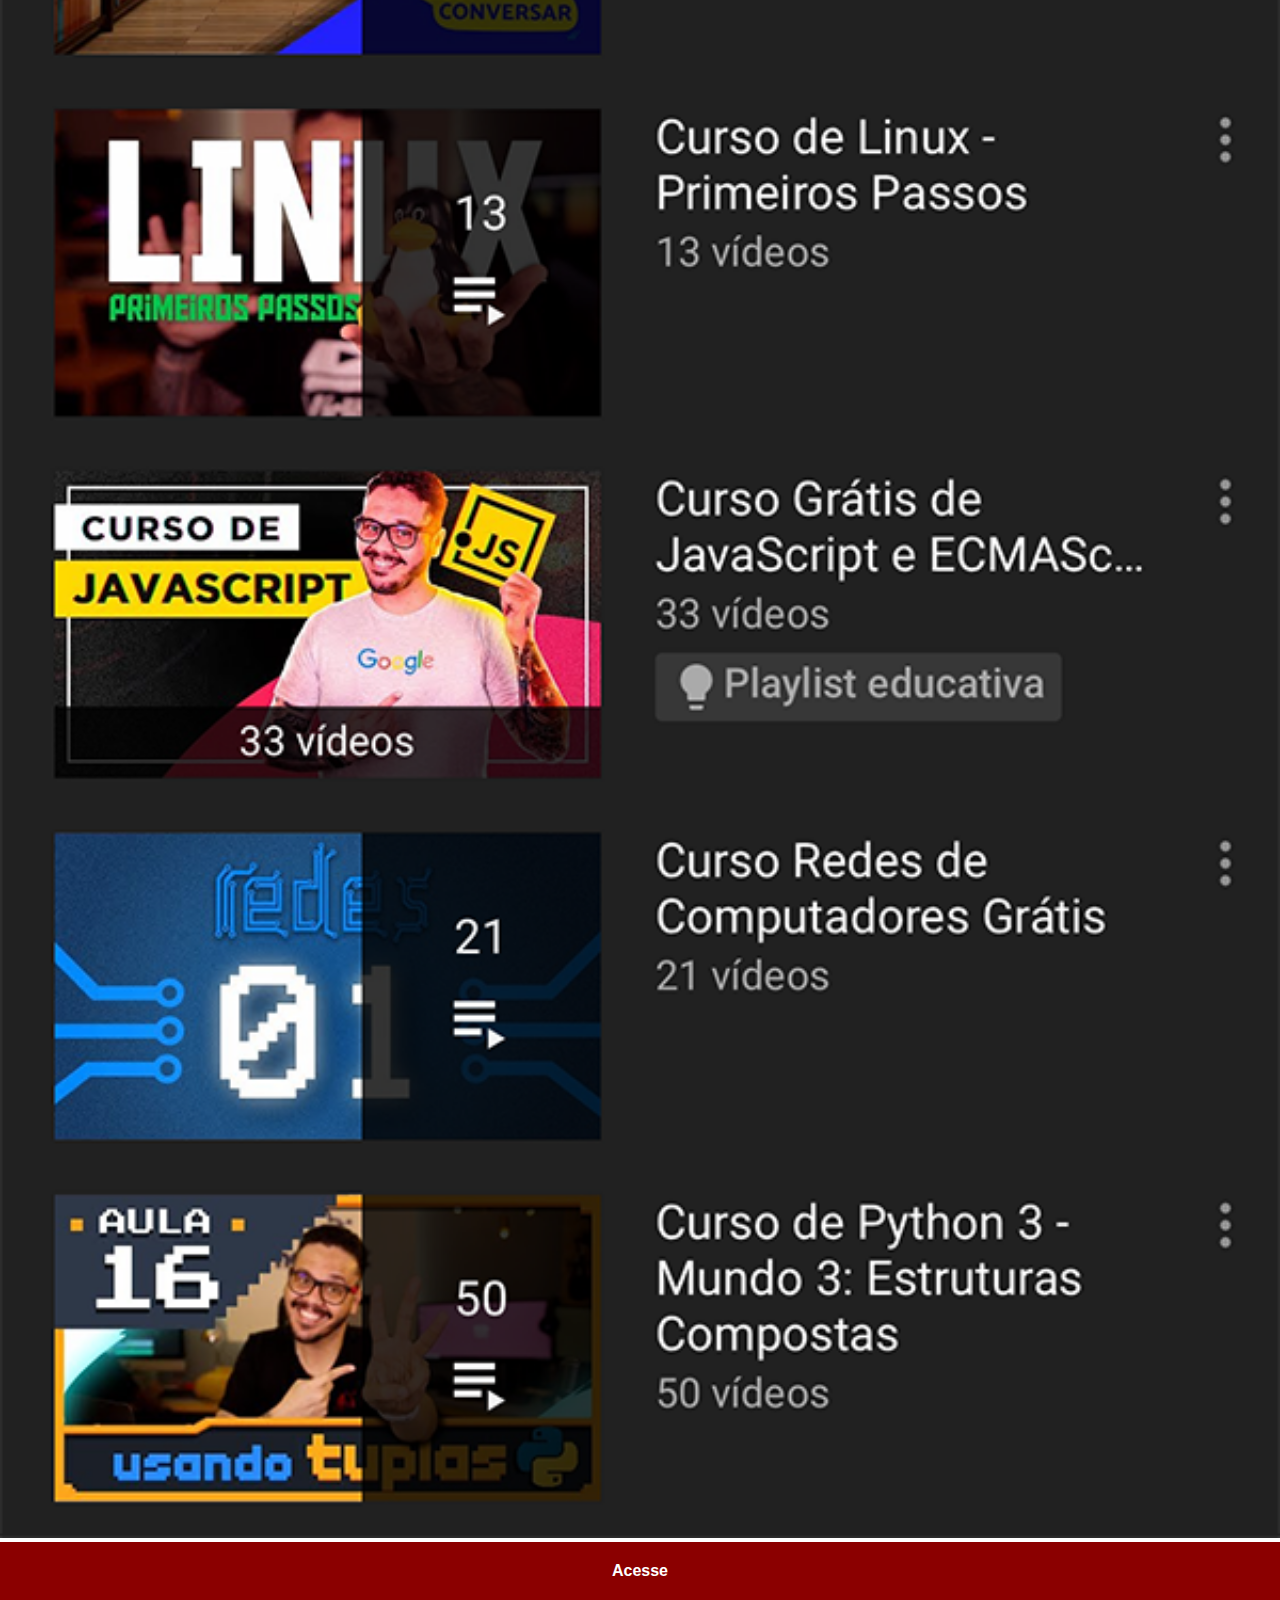
<file: youtube.html>
<!DOCTYPE html>
<html lang="pt-br">
<head>
    <meta charset="UTF-8">
    <meta http-equiv="X-UA-Compatible" content="IE=edge">
    <meta name="viewport" content="width=device-width, initial-scale=1.0">
    <title>YouTube</title>
    <link rel="stylesheet" href="estilos/social.css">
</head>
<body>
    <img src="imagens/tela-youtube.png" alt="youtube.com"><a href="https://www.youtube.com/c/CursoemV%C3%ADdeo/playlists" target="_blank">Acesse</a>
</body>
</html>
</file>
<file: estilos/style.css>
@charset "UTF-8";

* {
    margin: 0px;
    padding: 0px;
    font-family: Arial, Helvetica, sans-serif;
}

html, body {
    height: 100vh;
    width: 100vw;
    background-color: rgba(0, 0, 0, 0.747);
}

body {
    background: url('../imagens/fundo-madeira.jpg') no-repeat top center;
    background-size: cover;
    background-attachment: fixed;
}

main {
    height: 100vh;
    position: relative;
     
}

section#telefone {
    position: absolute;
    top: 50%;
    left: 50%;
    transform: translate(-50%, -50%);
    height: 627px;
    width: 311px;
    background: url('../imagens/frame-iphone.png') no-repeat;
}

iframe#tela {
    position: relative;
    top: 80px;
    left: 22px;
    width: 267px;
    height: 471px;
    
}

section#redes-sociais {
    text-align: right;
}

section#redes-sociais img {
    width: 50px;
    margin: 10px;
    border-radius: 50%;
    box-shadow: 2px 2px 5px rgba(0, 0, 0, 0.438);
    box-sizing: border-box;
}

section#redes-sociais img:hover {
    border: 2px solid rgba(255, 255, 255, 0.664);
    transform: translate(-3px, -3px);
    box-shadow: 5px 5px 10px rgba(7, 7, 7, 0.74);
    transition: transform .3s, border 1s;
}
</file>
<file: estilos/social.css>
* {
    margin: 0px;
    padding: 0px;
    font-family: Arial, Helvetica, sans-serif;
}

::-webkit-scrollbar {
    width: 0;
    height: 0;
}


img{
    width: 100vw;

}

a {
    display: block;
    background-color: darkred;
    color: white;
    padding: 20px;
    text-align: center;
    font-weight: bolder;
    text-decoration: none;
}

a:hover {
    background-color: red;
}
</file>
